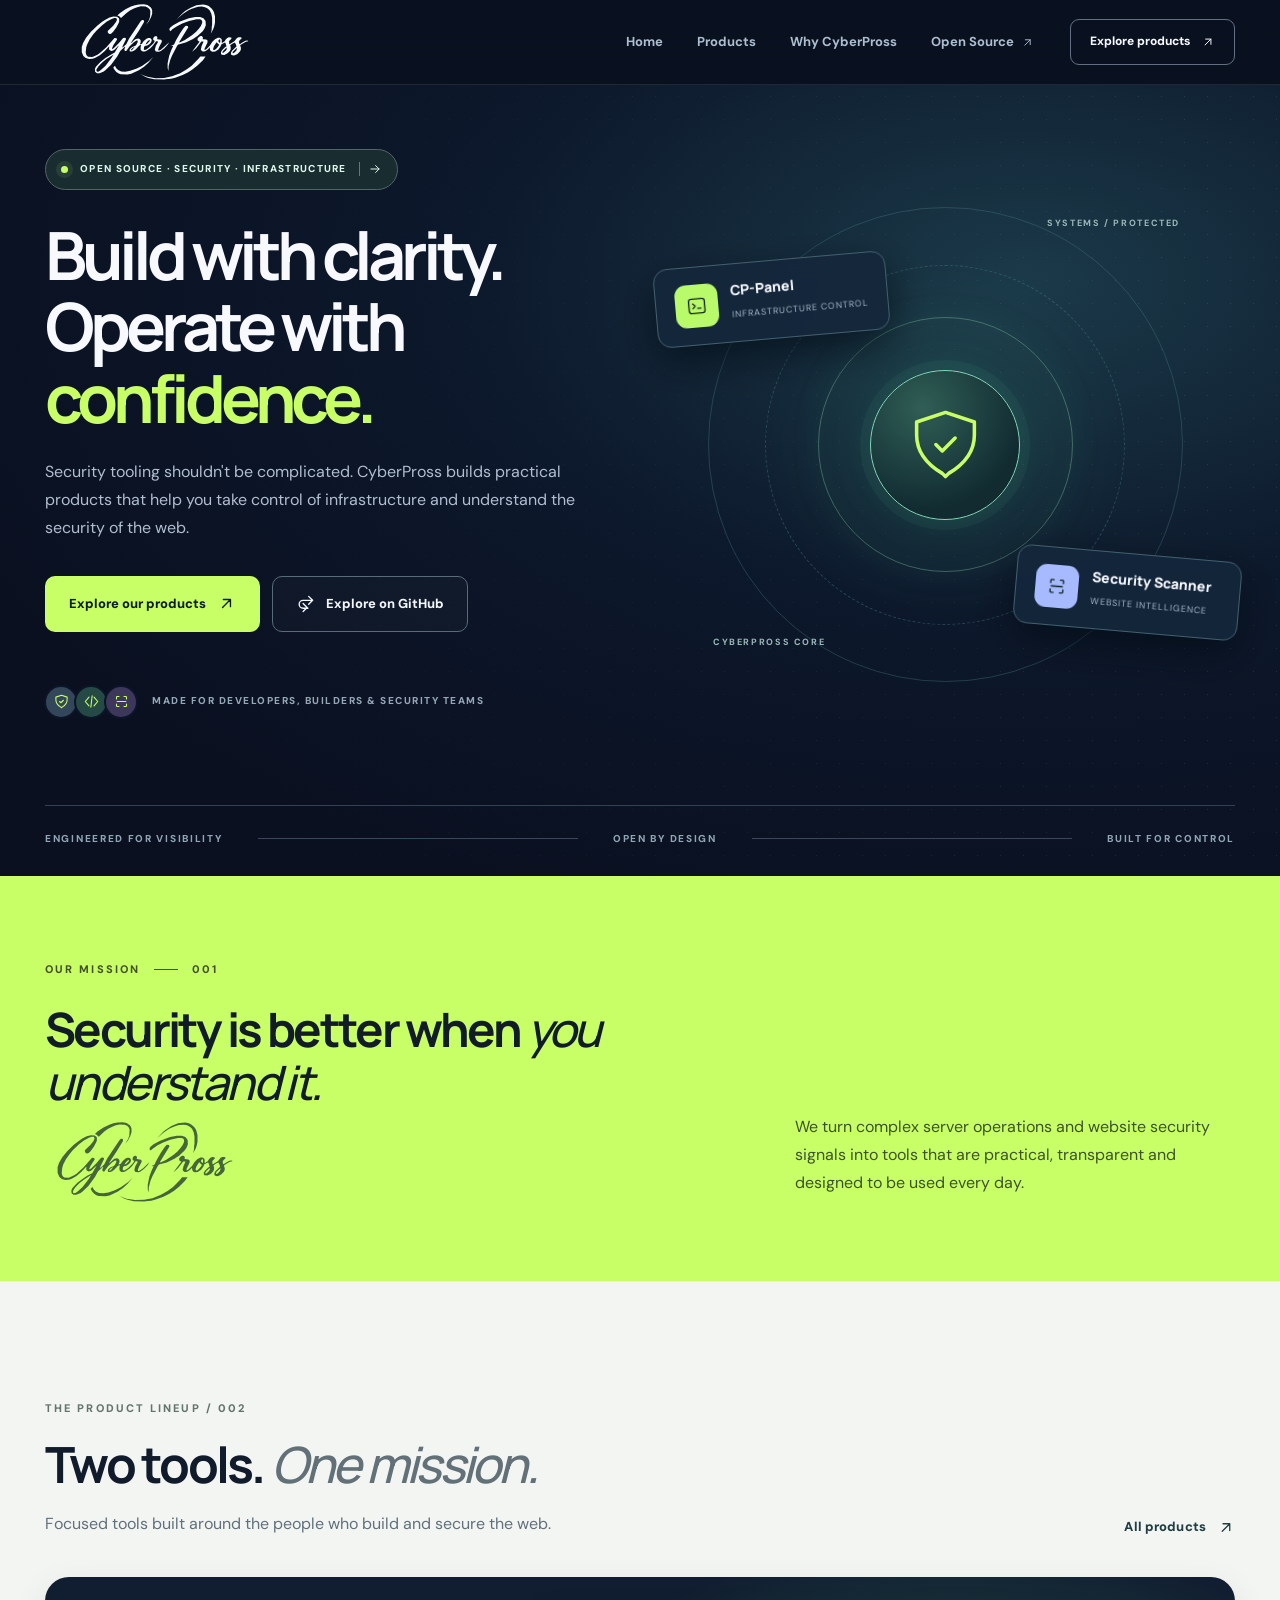
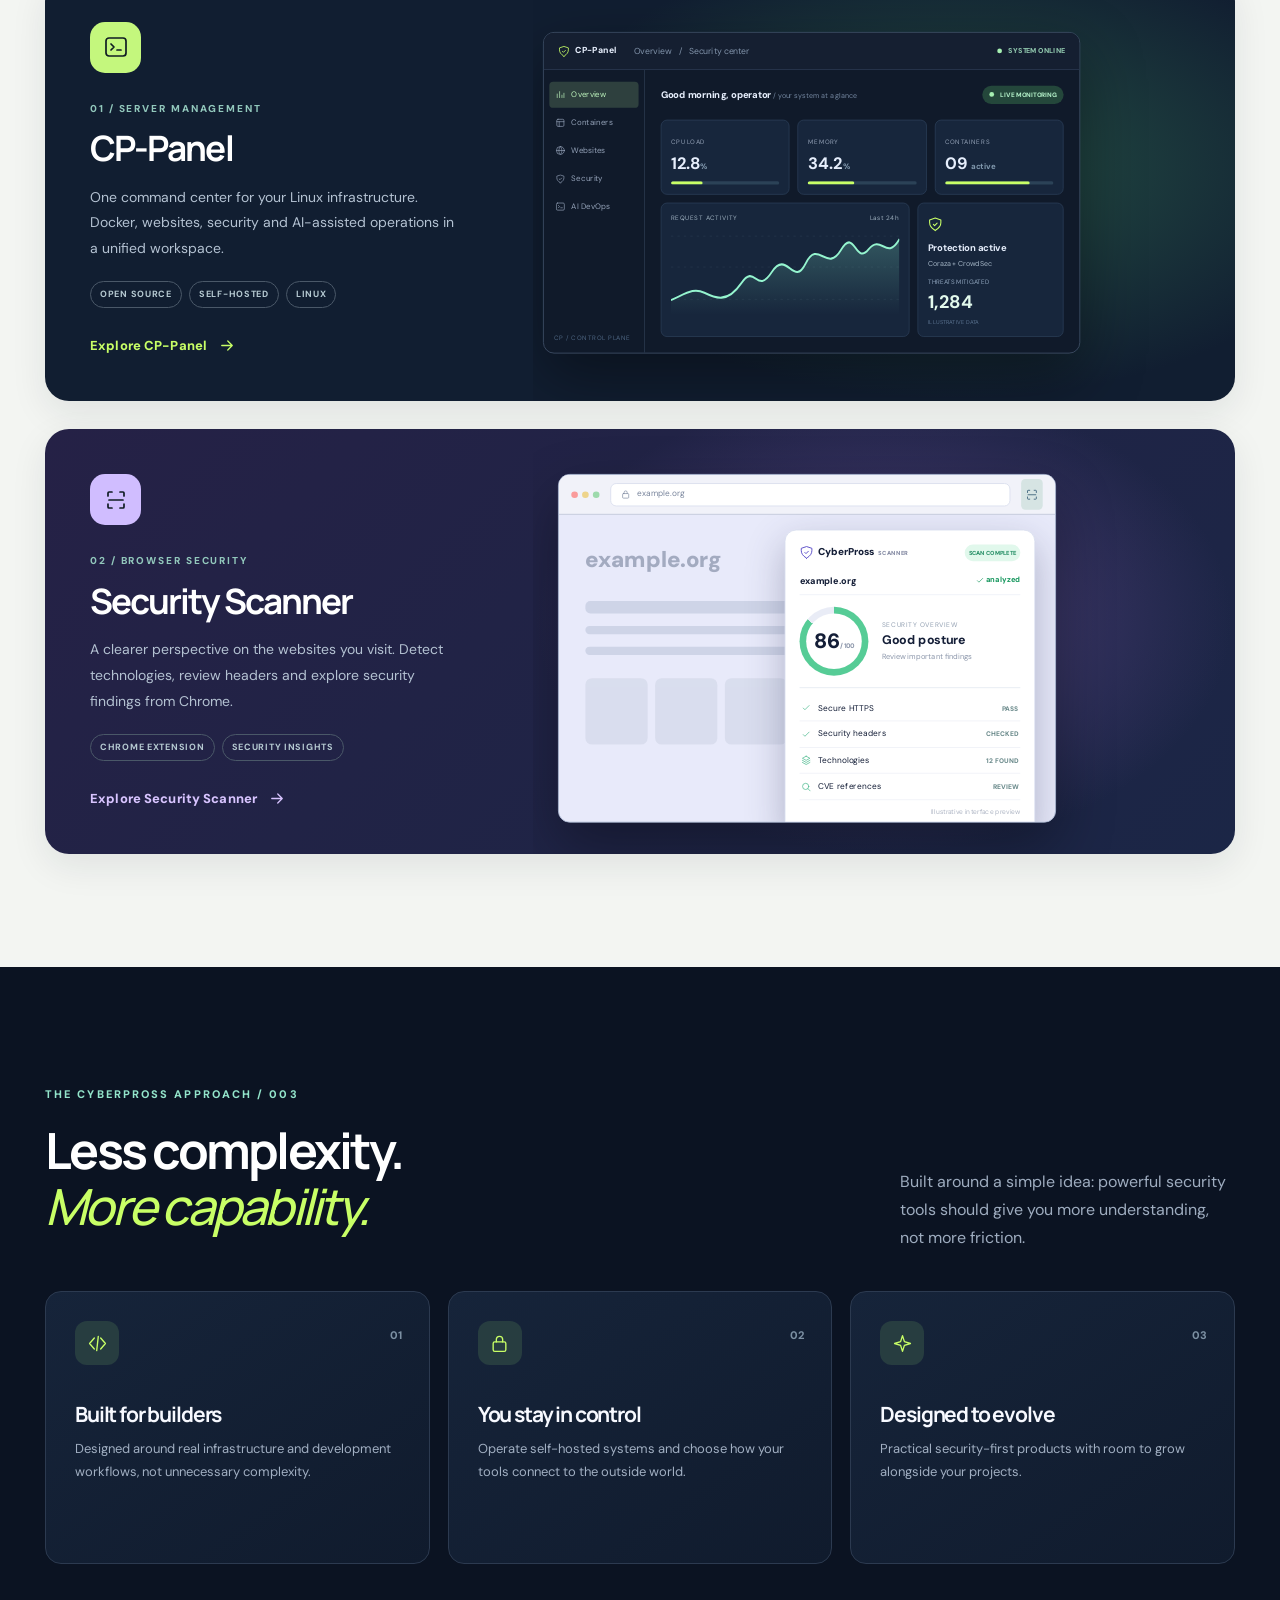
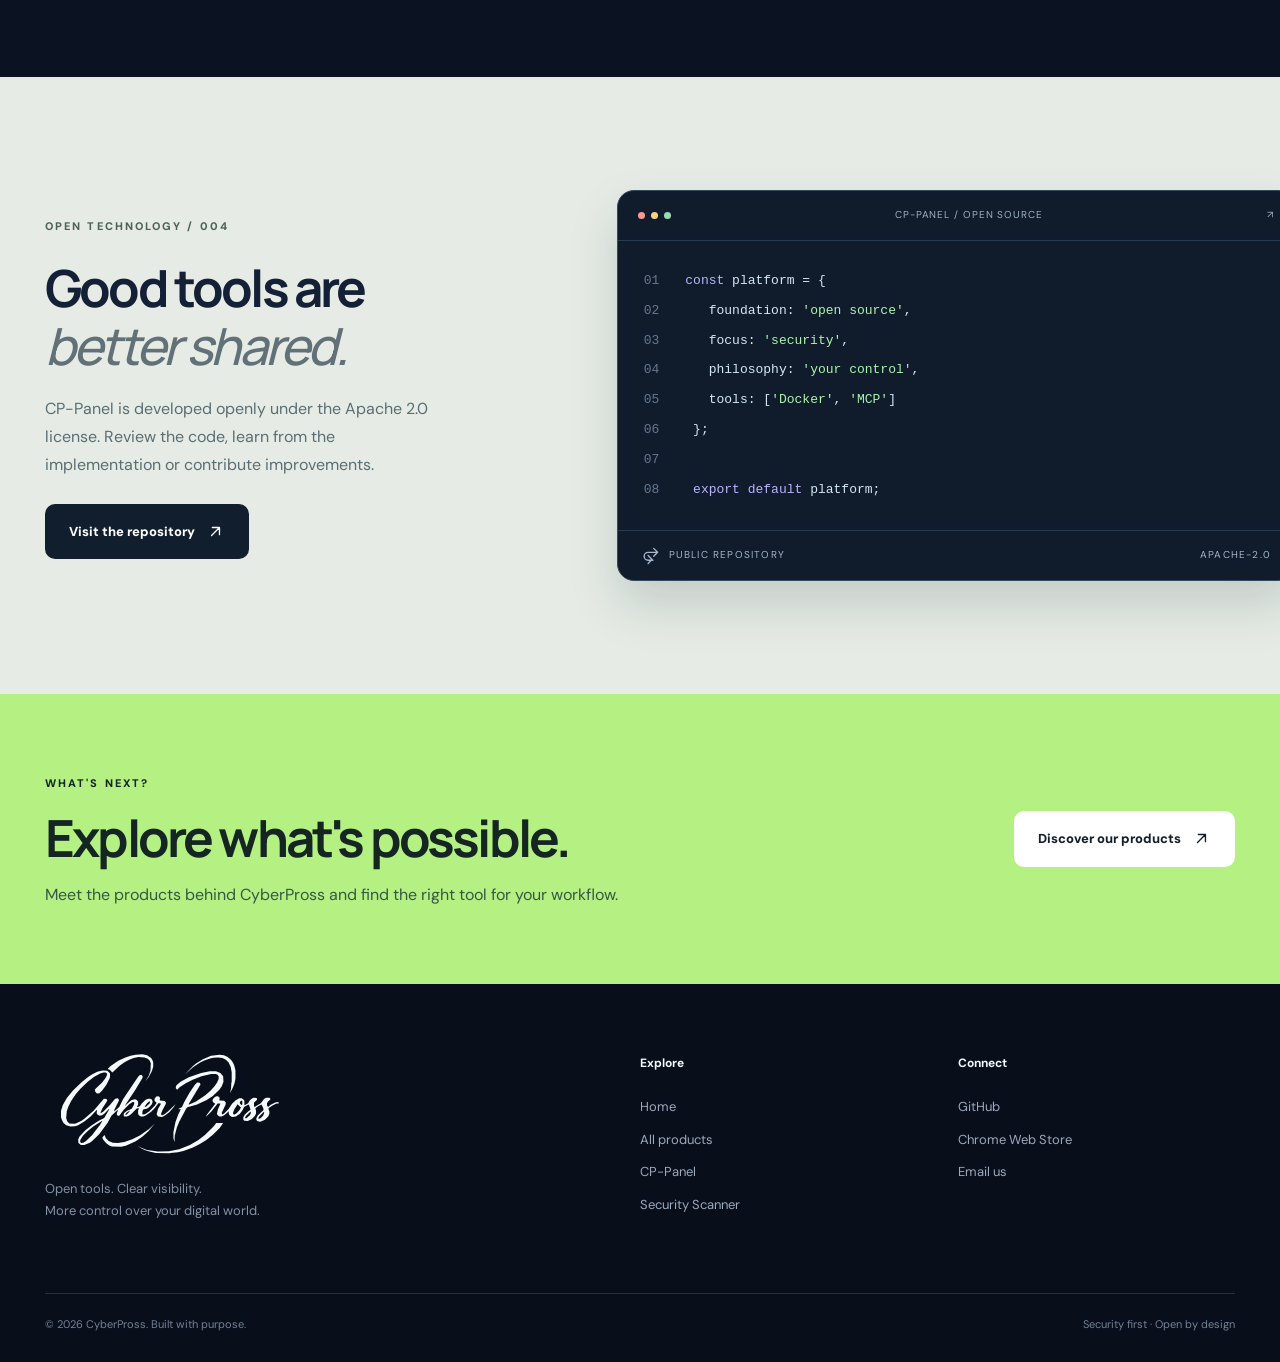
<file: index.html>
<!doctype html><html lang="en"><head><meta charset="utf-8"><meta name="viewport" content="width=device-width,initial-scale=1"><meta name="description" content="CyberPross develops open-source server management software and web security tools. Discover CP-Panel and Security Scanner."><meta name="theme-color" content="#0a1020"><meta property="og:type" content="website"><meta property="og:title" content="Home | CyberPross"><meta property="og:description" content="CyberPross develops open-source server management software and web security tools. Discover CP-Panel and Security Scanner."><meta property="og:url" content="https://cyberpross.cc/"><meta name="color-scheme" content="dark"><link rel="canonical" href="https://cyberpross.cc/"><link rel="icon" href="/assets/favicon.svg?v=20261117-3" type="image/svg+xml" sizes="any"><link rel="stylesheet" href="/assets/styles.css?v=20261117-2"><script defer src="/assets/main.js"></script><title>Home | CyberPross</title></head><body><header class="site-header"><div class="shell nav"><a href="/" class="brand" aria-label="CyberPross home"><img class="wordmark-logo" src="/assets/cyberpross-wordmark.svg?v=20261117-2" alt="Cyber Pross"></a><nav class="nav-links" id="main-nav" aria-label="Primary navigation"><a href="/" data-nav="/">Home</a><a href="/products/" data-nav="/products/">Products</a><a href="/#why">Why CyberPross</a><a href="https://github.com/nitishk1-hub/CP-Panel" target="_blank" rel="noopener noreferrer">Open Source <svg class="ico " viewBox="0 0 24 24" fill="none" stroke="currentColor" stroke-width="1.7" stroke-linecap="round" stroke-linejoin="round" aria-hidden="true"><path d="M7 17 17 7M8 7h9v9"/></svg></a></nav><a class="nav-button" href="/products/">Explore products <svg class="ico " viewBox="0 0 24 24" fill="none" stroke="currentColor" stroke-width="1.7" stroke-linecap="round" stroke-linejoin="round" aria-hidden="true"><path d="M7 17 17 7M8 7h9v9"/></svg></a><button class="menu-button" aria-controls="main-nav" aria-expanded="false" aria-label="Toggle menu"><svg class="ico " viewBox="0 0 24 24" fill="none" stroke="currentColor" stroke-width="1.7" stroke-linecap="round" stroke-linejoin="round" aria-hidden="true"><path d="M4 7h16M4 12h16M4 17h16"/></svg></button></div></header><main>
<div class="home-hero"><div class="hero-glow"></div><div class="shell hero-content"><div class="hero-copy"><div class="announcement"><span class="pulse"></span> OPEN SOURCE · SECURITY · INFRASTRUCTURE <span class="announcement-arrow"><svg class="ico " viewBox="0 0 24 24" fill="none" stroke="currentColor" stroke-width="1.7" stroke-linecap="round" stroke-linejoin="round" aria-hidden="true"><path d="M5 12h14m-6-6 6 6-6 6"/></svg></span></div><h1>Build with clarity.<br>Operate with <em>confidence.</em></h1><p>Security tooling shouldn't be complicated. CyberPross builds practical products that help you take control of infrastructure and understand the security of the web.</p><div class="hero-actions"><a class="button lime" href="/products/">Explore our products <svg class="ico " viewBox="0 0 24 24" fill="none" stroke="currentColor" stroke-width="1.7" stroke-linecap="round" stroke-linejoin="round" aria-hidden="true"><path d="M7 17 17 7M8 7h9v9"/></svg></a><a class="button outline" href="https://github.com/nitishk1-hub/CP-Panel" target="_blank" rel="noopener noreferrer"><svg class="ico " viewBox="0 0 24 24" fill="none" stroke="currentColor" stroke-width="1.7" stroke-linecap="round" stroke-linejoin="round" aria-hidden="true"><path d="m16 3 5 5-5 5M21 8H9a5 5 0 0 0 0 10h6m-6-6 5 5-5 5"/></svg> Explore on GitHub</a></div><div class="hero-proof"><div class="proof-avatars"><span><svg class="ico " viewBox="0 0 24 24" fill="none" stroke="currentColor" stroke-width="1.7" stroke-linecap="round" stroke-linejoin="round" aria-hidden="true"><path d="m12 22 1-1c5-3 8-7 8-12V5l-9-3-9 3v4c0 5 3 9 8 12l1 1Z"/><path d="m9 12 2 2 4-4"/></svg></span><span><svg class="ico " viewBox="0 0 24 24" fill="none" stroke="currentColor" stroke-width="1.7" stroke-linecap="round" stroke-linejoin="round" aria-hidden="true"><path d="m8 5-6 7 6 7M16 5l6 7-6 7m-3-16-2 18"/></svg></span><span><svg class="ico " viewBox="0 0 24 24" fill="none" stroke="currentColor" stroke-width="1.7" stroke-linecap="round" stroke-linejoin="round" aria-hidden="true"><path d="M4 8V5a1 1 0 0 1 1-1h3m8 0h3a1 1 0 0 1 1 1v3M4 16v3a1 1 0 0 0 1 1h3m8 0h3a1 1 0 0 0 1-1v-3M5 12h14"/></svg></span></div><span>MADE FOR DEVELOPERS, BUILDERS &amp; SECURITY TEAMS</span></div></div><div class="hero-image"><div class="hero-orbit orbit-one"></div><div class="hero-orbit orbit-two"></div><div class="hero-orbit orbit-three"></div><div class="hero-orbit core-orbit"><span><svg class="ico " viewBox="0 0 24 24" fill="none" stroke="currentColor" stroke-width="1.7" stroke-linecap="round" stroke-linejoin="round" aria-hidden="true"><path d="m12 22 1-1c5-3 8-7 8-12V5l-9-3-9 3v4c0 5 3 9 8 12l1 1Z"/><path d="m9 12 2 2 4-4"/></svg></span></div><div class="floating-card floating-left"><span><svg class="ico " viewBox="0 0 24 24" fill="none" stroke="currentColor" stroke-width="1.7" stroke-linecap="round" stroke-linejoin="round" aria-hidden="true"><rect x="2" y="3" width="20" height="18" rx="3"/><path d="m7 9 3 3-3 3m6 0h4"/></svg></span><div><b>CP-Panel</b><small>INFRASTRUCTURE CONTROL</small></div></div><div class="floating-card floating-right"><span><svg class="ico " viewBox="0 0 24 24" fill="none" stroke="currentColor" stroke-width="1.7" stroke-linecap="round" stroke-linejoin="round" aria-hidden="true"><path d="M4 8V5a1 1 0 0 1 1-1h3m8 0h3a1 1 0 0 1 1 1v3M4 16v3a1 1 0 0 0 1 1h3m8 0h3a1 1 0 0 0 1-1v-3M5 12h14"/></svg></span><div><b>Security Scanner</b><small>WEBSITE INTELLIGENCE</small></div></div><div class="orbit-label orbit-label-a">SYSTEMS / PROTECTED</div><div class="orbit-label orbit-label-b">CYBERPROSS CORE</div></div></div><div class="shell hero-bottom"><span>ENGINEERED FOR VISIBILITY</span><div class="line"></div><span>OPEN BY DESIGN</span><div class="line"></div><span>BUILT FOR CONTROL</span></div></div>
<section class="intro-band"><div class="shell intro-grid"><div class="intro-heading"><span class="eyebrow">OUR MISSION <span class="eyebrow-line"></span> 001</span><h2>Security is better when <span>you understand it.</span></h2></div><p>We turn complex server operations and website security signals into tools that are practical, transparent and designed to be used every day.</p></div></section>
<section class="section portfolio-section" id="products"><div class="shell"><div class="section-heading"><div><span class="eyebrow">THE PRODUCT LINEUP / 002</span><h2>Two tools. <span class="serif">One mission.</span></h2><p>Focused tools built around the people who build and secure the web.</p></div><a class="text-link dark-link" href="/products/">All products <svg class="ico " viewBox="0 0 24 24" fill="none" stroke="currentColor" stroke-width="1.7" stroke-linecap="round" stroke-linejoin="round" aria-hidden="true"><path d="M7 17 17 7M8 7h9v9"/></svg></a></div><div class="product-stack"><article class="product-tile cp-tile"><div class="tile-copy"><div class="tile-icon"><svg class="ico " viewBox="0 0 24 24" fill="none" stroke="currentColor" stroke-width="1.7" stroke-linecap="round" stroke-linejoin="round" aria-hidden="true"><rect x="2" y="3" width="20" height="18" rx="3"/><path d="m7 9 3 3-3 3m6 0h4"/></svg></div><span class="eyebrow">01 / SERVER MANAGEMENT</span><h3>CP-Panel</h3><p>One command center for your Linux infrastructure. Docker, websites, security and AI-assisted operations in a unified workspace.</p><div class="tile-tags"><span>OPEN SOURCE</span><span>SELF-HOSTED</span><span>LINUX</span></div><a class="text-link" href="/products/cp-panel/">Explore CP-Panel <svg class="ico " viewBox="0 0 24 24" fill="none" stroke="currentColor" stroke-width="1.7" stroke-linecap="round" stroke-linejoin="round" aria-hidden="true"><path d="M5 12h14m-6-6 6 6-6 6"/></svg></a></div><div class="tile-preview"><div class="mock-dashboard"><div class="dash-top"><span class="dash-mark"><svg class="ico " viewBox="0 0 24 24" fill="none" stroke="currentColor" stroke-width="1.7" stroke-linecap="round" stroke-linejoin="round" aria-hidden="true"><path d="m12 22 1-1c5-3 8-7 8-12V5l-9-3-9 3v4c0 5 3 9 8 12l1 1Z"/><path d="m9 12 2 2 4-4"/></svg> CP-Panel</span><span class="dash-crumb">Overview <em>/</em> Security center</span><span class="dash-online"><i></i> SYSTEM ONLINE</span></div><div class="dash-content"><aside class="dash-rail"><span class="active"><svg class="ico " viewBox="0 0 24 24" fill="none" stroke="currentColor" stroke-width="1.7" stroke-linecap="round" stroke-linejoin="round" aria-hidden="true"><path d="M4 20v-9m6 9V5m6 15v-6m5 6V9"/></svg> Overview</span><span><svg class="ico " viewBox="0 0 24 24" fill="none" stroke="currentColor" stroke-width="1.7" stroke-linecap="round" stroke-linejoin="round" aria-hidden="true"><rect x="3" y="3" width="18" height="18" rx="3"/><path d="M3 9h18M9 9v12"/></svg> Containers</span><span><svg class="ico " viewBox="0 0 24 24" fill="none" stroke="currentColor" stroke-width="1.7" stroke-linecap="round" stroke-linejoin="round" aria-hidden="true"><circle cx="12" cy="12" r="10"/><path d="M2 12h20M12 2c5 5 5 15 0 20-5-5-5-15 0-20"/></svg> Websites</span><span><svg class="ico " viewBox="0 0 24 24" fill="none" stroke="currentColor" stroke-width="1.7" stroke-linecap="round" stroke-linejoin="round" aria-hidden="true"><path d="m12 22 1-1c5-3 8-7 8-12V5l-9-3-9 3v4c0 5 3 9 8 12l1 1Z"/><path d="m9 12 2 2 4-4"/></svg> Security</span><span><svg class="ico " viewBox="0 0 24 24" fill="none" stroke="currentColor" stroke-width="1.7" stroke-linecap="round" stroke-linejoin="round" aria-hidden="true"><rect x="2" y="3" width="20" height="18" rx="3"/><path d="m7 9 3 3-3 3m6 0h4"/></svg> AI DevOps</span><div class="rail-end">CP / CONTROL PLANE</div></aside><div class="dash-main"><div class="dash-heading"><span>Good morning, operator<span class="dash-soft"> / your system at a glance</span></span><span class="tiny-pill"><i></i> LIVE MONITORING</span></div><div class="dash-stats"><div><small>CPU LOAD</small><b>12.8<span>%</span></b><div class="tiny-meter"><i style="width:29%"></i></div></div><div><small>MEMORY</small><b>34.2<span>%</span></b><div class="tiny-meter"><i style="width:43%"></i></div></div><div><small>CONTAINERS</small><b>09 <span>active</span></b><div class="tiny-meter"><i style="width:78%"></i></div></div></div><div class="dash-bottom"><div class="dash-chart"><div class="chart-head"><span>REQUEST ACTIVITY</span><span>Last 24h</span></div><svg viewBox="0 0 390 115" preserveAspectRatio="none" aria-label="Illustrative request activity chart"><defs><linearGradient id="cFill" x1="0" y1="0" x2="0" y2="1"><stop offset="0%" stop-color="#87f0cf" stop-opacity=".24"/><stop offset="100%" stop-color="#87f0cf" stop-opacity="0"/></linearGradient></defs><path d="M0 94H390M0 50H390M0 8H390" stroke="#26374d" stroke-dasharray="4 7"/><path d="M0 95C28 85 39 78 57 85S96 100 120 72 146 89 172 57 209 79 230 45 266 59 290 27 314 48 337 26 367 43 390 12V115H0Z" fill="url(#cFill)"/><path d="M0 95C28 85 39 78 57 85S96 100 120 72 146 89 172 57 209 79 230 45 266 59 290 27 314 48 337 26 367 43 390 12" fill="none" stroke="#95f5cf" stroke-width="2.8"/></svg></div><div class="dash-protect"><div class="protect-icon"><svg class="ico " viewBox="0 0 24 24" fill="none" stroke="currentColor" stroke-width="1.7" stroke-linecap="round" stroke-linejoin="round" aria-hidden="true"><path d="m12 22 1-1c5-3 8-7 8-12V5l-9-3-9 3v4c0 5 3 9 8 12l1 1Z"/><path d="m9 12 2 2 4-4"/></svg></div><b>Protection active</b><p>Coraza + CrowdSec</p><span>THREATS MITIGATED</span><strong>1,284</strong><small>ILLUSTRATIVE DATA</small></div></div></div></div></div></div></article><article class="product-tile scanner-tile"><div class="tile-copy"><div class="tile-icon purple"><svg class="ico " viewBox="0 0 24 24" fill="none" stroke="currentColor" stroke-width="1.7" stroke-linecap="round" stroke-linejoin="round" aria-hidden="true"><path d="M4 8V5a1 1 0 0 1 1-1h3m8 0h3a1 1 0 0 1 1 1v3M4 16v3a1 1 0 0 0 1 1h3m8 0h3a1 1 0 0 0 1-1v-3M5 12h14"/></svg></div><span class="eyebrow">02 / BROWSER SECURITY</span><h3>Security Scanner</h3><p>A clearer perspective on the websites you visit. Detect technologies, review headers and explore security findings from Chrome.</p><div class="tile-tags"><span>CHROME EXTENSION</span><span>SECURITY INSIGHTS</span></div><a class="text-link" href="/products/security-scanner/">Explore Security Scanner <svg class="ico " viewBox="0 0 24 24" fill="none" stroke="currentColor" stroke-width="1.7" stroke-linecap="round" stroke-linejoin="round" aria-hidden="true"><path d="M5 12h14m-6-6 6 6-6 6"/></svg></a></div><div class="tile-preview"><div class="mock-browser"><div class="browser-chrome"><div class="browser-dots"><i></i><i></i><i></i></div><div class="browser-address"><svg class="ico " viewBox="0 0 24 24" fill="none" stroke="currentColor" stroke-width="1.7" stroke-linecap="round" stroke-linejoin="round" aria-hidden="true"><rect x="4" y="10" width="16" height="12" rx="2"/><path d="M8 10V7a4 4 0 0 1 8 0v3"/></svg> example.org</div><div class="browser-tool"><svg class="ico " viewBox="0 0 24 24" fill="none" stroke="currentColor" stroke-width="1.7" stroke-linecap="round" stroke-linejoin="round" aria-hidden="true"><path d="M4 8V5a1 1 0 0 1 1-1h3m8 0h3a1 1 0 0 1 1 1v3M4 16v3a1 1 0 0 0 1 1h3m8 0h3a1 1 0 0 0 1-1v-3M5 12h14"/></svg></div></div><div class="scan-layout"><div class="scan-background"><span>example.org</span><div class="phantom large"></div><div class="phantom medium"></div><div class="phantom"></div><div class="phantom-cards"><i></i><i></i><i></i></div></div><div class="scan-popover"><div class="scan-head"><div class="scan-brand"><svg class="ico " viewBox="0 0 24 24" fill="none" stroke="currentColor" stroke-width="1.7" stroke-linecap="round" stroke-linejoin="round" aria-hidden="true"><path d="m12 22 1-1c5-3 8-7 8-12V5l-9-3-9 3v4c0 5 3 9 8 12l1 1Z"/><path d="m9 12 2 2 4-4"/></svg> CyberPross <span>SCANNER</span></div><span class="scan-status">SCAN COMPLETE</span></div><div class="scan-target">example.org <span><svg class="ico " viewBox="0 0 24 24" fill="none" stroke="currentColor" stroke-width="1.7" stroke-linecap="round" stroke-linejoin="round" aria-hidden="true"><path d="m5 12 4 4L19 6"/></svg> analyzed</span></div><div class="scan-score"><div class="score-ring"><span>86<small>/100</small></span></div><div><small>SECURITY OVERVIEW</small><strong>Good posture</strong><p>Review important findings</p></div></div><div class="scan-lines"><div><svg class="ico " viewBox="0 0 24 24" fill="none" stroke="currentColor" stroke-width="1.7" stroke-linecap="round" stroke-linejoin="round" aria-hidden="true"><path d="m5 12 4 4L19 6"/></svg> Secure HTTPS <span>PASS</span></div><div><svg class="ico " viewBox="0 0 24 24" fill="none" stroke="currentColor" stroke-width="1.7" stroke-linecap="round" stroke-linejoin="round" aria-hidden="true"><path d="m5 12 4 4L19 6"/></svg> Security headers <span>CHECKED</span></div><div><svg class="ico " viewBox="0 0 24 24" fill="none" stroke="currentColor" stroke-width="1.7" stroke-linecap="round" stroke-linejoin="round" aria-hidden="true"><path d="m12 2 9 5-9 5-9-5 9-5Zm-9 10 9 5 9-5M3 17l9 5 9-5"/></svg> Technologies <span>12 FOUND</span></div><div><svg class="ico " viewBox="0 0 24 24" fill="none" stroke="currentColor" stroke-width="1.7" stroke-linecap="round" stroke-linejoin="round" aria-hidden="true"><circle cx="10.8" cy="10.8" r="7.5"/><path d="m16.5 16.5 5 5"/></svg> CVE references <span>REVIEW</span></div></div><div class="scan-foot">Illustrative interface preview</div></div></div></div></div></article></div></div></section>
<section class="section difference-section" id="why"><div class="shell"><div class="section-heading inverse"><div><span class="eyebrow">THE CYBERPROSS APPROACH / 003</span><h2>Less complexity.<br><span class="serif">More capability.</span></h2></div><p>Built around a simple idea: powerful security tools should give you more understanding, not more friction.</p></div><div class="benefits"><article class="benefit"><div class="benefit-icon"><svg class="ico " viewBox="0 0 24 24" fill="none" stroke="currentColor" stroke-width="1.7" stroke-linecap="round" stroke-linejoin="round" aria-hidden="true"><path d="m8 5-6 7 6 7M16 5l6 7-6 7m-3-16-2 18"/></svg></div><span class="benefit-number">01</span><h3>Built for builders</h3><p>Designed around real infrastructure and development workflows, not unnecessary complexity.</p></article><article class="benefit"><div class="benefit-icon"><svg class="ico " viewBox="0 0 24 24" fill="none" stroke="currentColor" stroke-width="1.7" stroke-linecap="round" stroke-linejoin="round" aria-hidden="true"><rect x="4" y="10" width="16" height="12" rx="2"/><path d="M8 10V7a4 4 0 0 1 8 0v3"/></svg></div><span class="benefit-number">02</span><h3>You stay in control</h3><p>Operate self-hosted systems and choose how your tools connect to the outside world.</p></article><article class="benefit"><div class="benefit-icon"><svg class="ico " viewBox="0 0 24 24" fill="none" stroke="currentColor" stroke-width="1.7" stroke-linecap="round" stroke-linejoin="round" aria-hidden="true"><path d="m12 2 2.4 7.6L22 12l-7.6 2.4L12 22l-2.4-7.6L2 12l7.6-2.4L12 2Z"/></svg></div><span class="benefit-number">03</span><h3>Designed to evolve</h3><p>Practical security-first products with room to grow alongside your projects.</p></article></div></div></section>
<section class="section open-section"><div class="shell open-grid"><div><span class="eyebrow">OPEN TECHNOLOGY / 004</span><h2>Good tools are<br><span class="serif">better shared.</span></h2><p>CP-Panel is developed openly under the Apache 2.0 license. Review the code, learn from the implementation or contribute improvements.</p><a class="button dark" href="https://github.com/nitishk1-hub/CP-Panel" target="_blank" rel="noopener noreferrer">Visit the repository <svg class="ico " viewBox="0 0 24 24" fill="none" stroke="currentColor" stroke-width="1.7" stroke-linecap="round" stroke-linejoin="round" aria-hidden="true"><path d="M7 17 17 7M8 7h9v9"/></svg></a></div><div class="code-illustration"><div class="code-title"><span><i></i><i></i><i></i></span> CP-PANEL / OPEN SOURCE <span>↗</span></div><div class="code-body"><div><i>01</i><span class="code-purple">const</span> platform = {</div><div><i>02</i> &nbsp; foundation: <span class="code-green">'open source'</span>,</div><div><i>03</i> &nbsp; focus: <span class="code-green">'security'</span>,</div><div><i>04</i> &nbsp; philosophy: <span class="code-green">'your control'</span>,</div><div><i>05</i> &nbsp; tools: [<span class="code-green">'Docker'</span>, <span class="code-green">'MCP'</span>]</div><div><i>06</i> };</div><div><i>07</i></div><div><i>08</i> <span class="code-purple">export default</span> platform;</div></div><div class="code-bottom"><svg class="ico " viewBox="0 0 24 24" fill="none" stroke="currentColor" stroke-width="1.7" stroke-linecap="round" stroke-linejoin="round" aria-hidden="true"><path d="m16 3 5 5-5 5M21 8H9a5 5 0 0 0 0 10h6m-6-6 5 5-5 5"/></svg> PUBLIC REPOSITORY <span>APACHE-2.0</span></div></div></div></section>
<section class="end-cta"><div class="shell cta-inner"><div><span class="eyebrow">WHAT'S NEXT?</span><h2>Explore what's possible.</h2><p>Meet the products behind CyberPross and find the right tool for your workflow.</p></div><a class="button light" href="/products/">Discover our products <svg class="ico " viewBox="0 0 24 24" fill="none" stroke="currentColor" stroke-width="1.7" stroke-linecap="round" stroke-linejoin="round" aria-hidden="true"><path d="M7 17 17 7M8 7h9v9"/></svg></a></div></section>
</main><footer class="footer"><div class="shell footer-main"><div class="footer-brand"><a href="/" class="brand" aria-label="CyberPross home"><img class="wordmark-logo" src="/assets/cyberpross-wordmark.svg?v=20261117-2" alt="Cyber Pross"></a><p>Open tools. Clear visibility.<br>More control over your digital world.</p></div><div class="footer-col"><b>Explore</b><a href="/">Home</a><a href="/products/">All products</a><a href="/products/cp-panel/">CP-Panel</a><a href="/products/security-scanner/">Security Scanner</a></div><div class="footer-col"><b>Connect</b><a href="https://github.com/nitishk1-hub/CP-Panel" target="_blank" rel="noopener noreferrer">GitHub</a><a href="https://chromewebstore.google.com/detail/cyberpross-security-scann/edbncdajlofhbpejdnpjjgjlmbiemeie" target="_blank" rel="noopener noreferrer">Chrome Web Store</a><a href="mailto:admin@cyberpross.com">Email us</a></div></div><div class="shell footer-base"><span>© 2026 CyberPross. Built with purpose.</span><span>Security first · Open by design</span></div></footer></body></html>
</file>
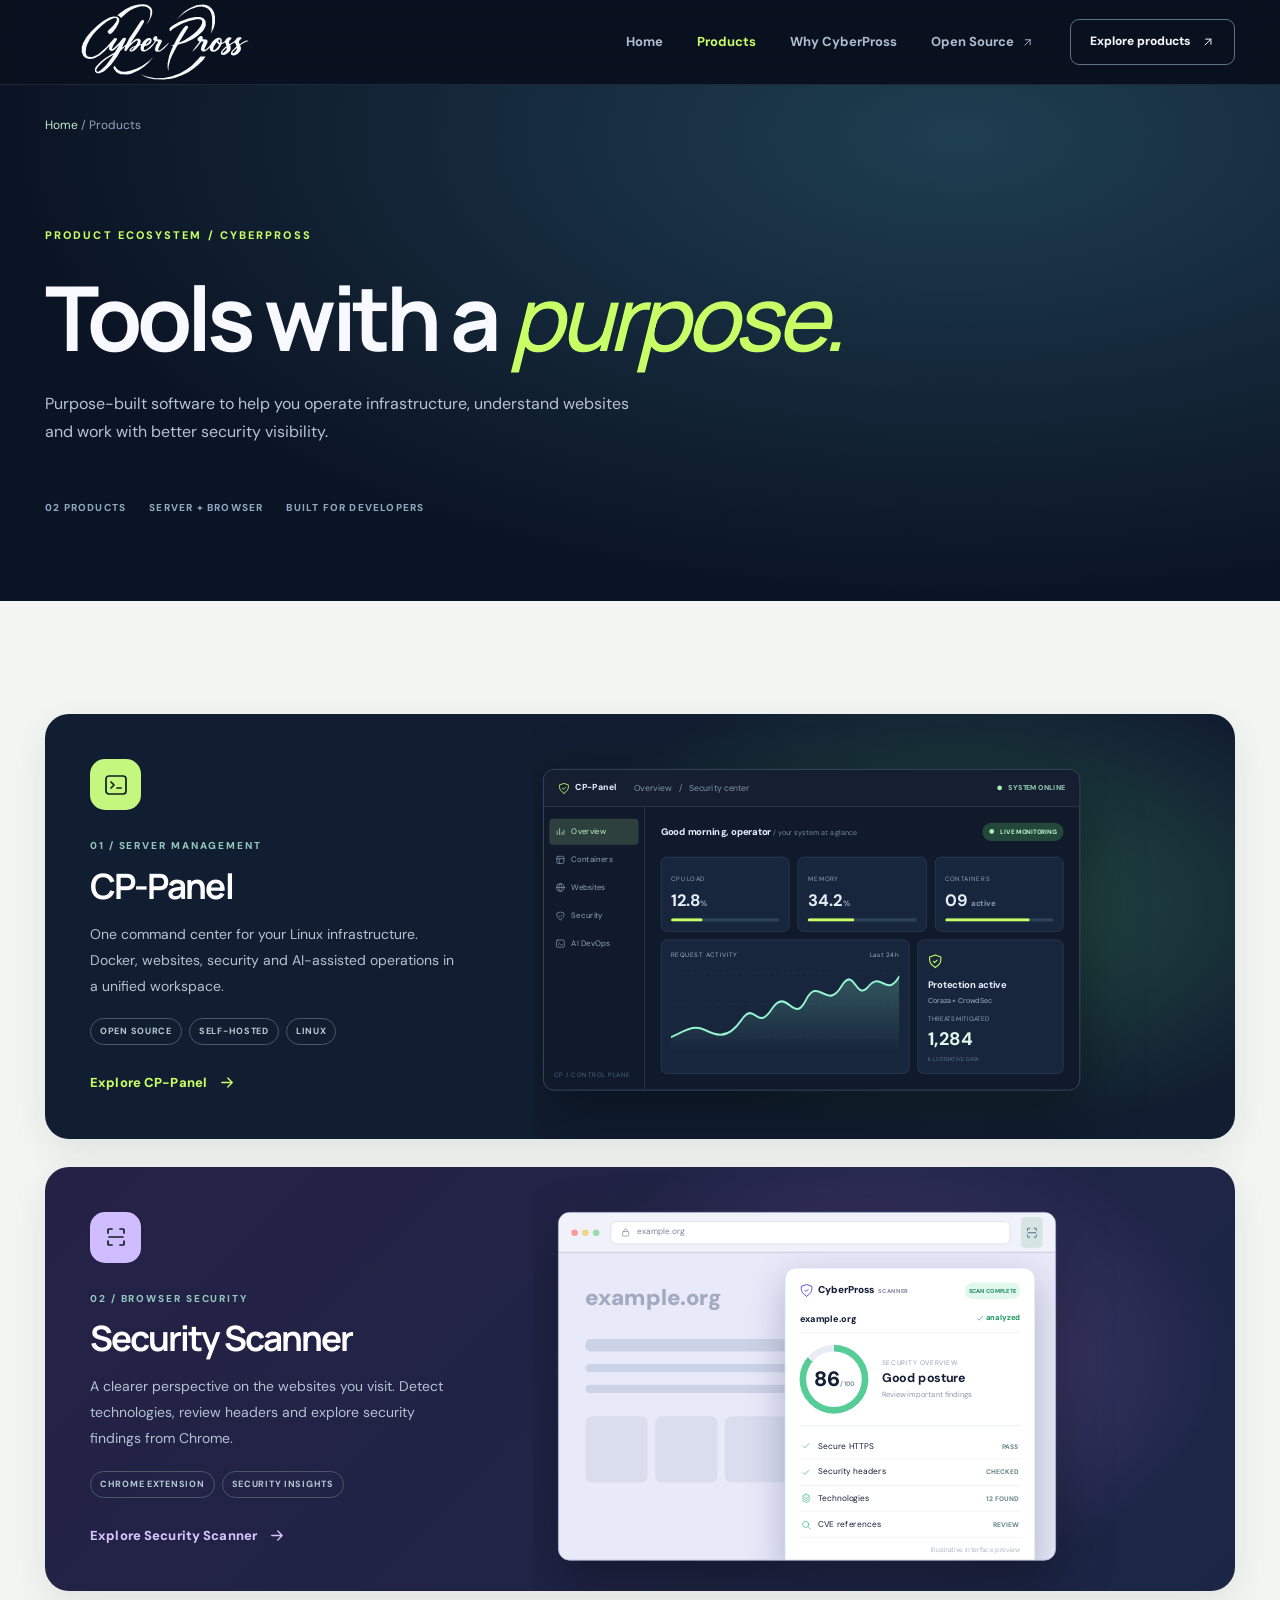
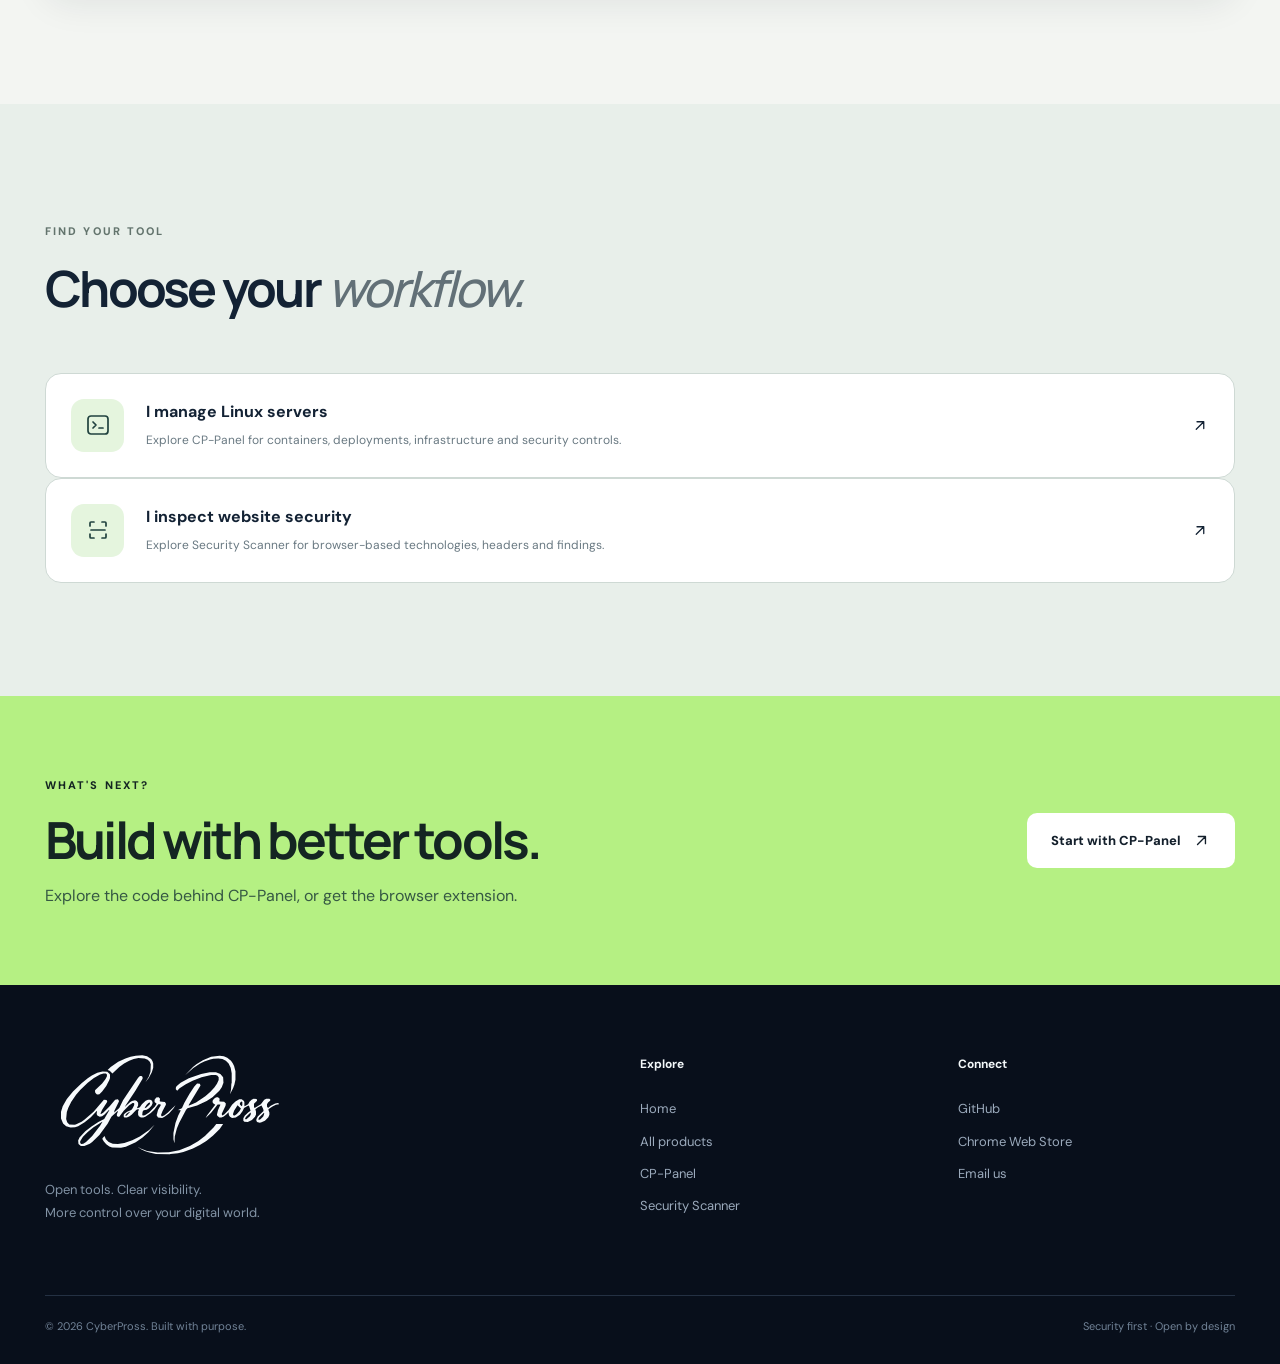
<file: products/index.html>
<!doctype html><html lang="en"><head><meta charset="utf-8"><meta name="viewport" content="width=device-width,initial-scale=1"><meta name="description" content="Explore CP-Panel, our open-source Linux server control plane, and CyberPross Security Scanner for Chrome."><meta name="theme-color" content="#0a1020"><meta property="og:type" content="website"><meta property="og:title" content="Products | CyberPross"><meta property="og:description" content="Explore CP-Panel, our open-source Linux server control plane, and CyberPross Security Scanner for Chrome."><meta property="og:url" content="https://cyberpross.cc/products/"><meta name="color-scheme" content="dark"><link rel="canonical" href="https://cyberpross.cc/products/"><link rel="icon" href="/assets/favicon.svg?v=20261117-3" type="image/svg+xml" sizes="any"><link rel="stylesheet" href="/assets/styles.css?v=20261117-2"><script defer src="/assets/main.js"></script><title>Products | CyberPross</title></head><body><header class="site-header"><div class="shell nav"><a href="/" class="brand" aria-label="CyberPross home"><img class="wordmark-logo" src="/assets/cyberpross-wordmark.svg?v=20261117-2" alt="Cyber Pross"></a><nav class="nav-links" id="main-nav" aria-label="Primary navigation"><a href="/" data-nav="/">Home</a><a href="/products/" data-nav="/products/">Products</a><a href="/#why">Why CyberPross</a><a href="https://github.com/nitishk1-hub/CP-Panel" target="_blank" rel="noopener noreferrer">Open Source <svg class="ico " viewBox="0 0 24 24" fill="none" stroke="currentColor" stroke-width="1.7" stroke-linecap="round" stroke-linejoin="round" aria-hidden="true"><path d="M7 17 17 7M8 7h9v9"/></svg></a></nav><a class="nav-button" href="/products/">Explore products <svg class="ico " viewBox="0 0 24 24" fill="none" stroke="currentColor" stroke-width="1.7" stroke-linecap="round" stroke-linejoin="round" aria-hidden="true"><path d="M7 17 17 7M8 7h9v9"/></svg></a><button class="menu-button" aria-controls="main-nav" aria-expanded="false" aria-label="Toggle menu"><svg class="ico " viewBox="0 0 24 24" fill="none" stroke="currentColor" stroke-width="1.7" stroke-linecap="round" stroke-linejoin="round" aria-hidden="true"><path d="M4 7h16M4 12h16M4 17h16"/></svg></button></div></header><main>
<section class="page-hero"><div class="shell"><div class="crumb"><a href="/">Home</a> / Products</div><span class="eyebrow">PRODUCT ECOSYSTEM / CYBERPROSS</span><h1>Tools with a <span class="serif">purpose.</span></h1><p>Purpose-built software to help you operate infrastructure, understand websites and work with better security visibility.</p><div class="page-hero-meta"><span>02 PRODUCTS</span><span>SERVER + BROWSER</span><span>BUILT FOR DEVELOPERS</span></div></div></section>
<section class="section portfolio-section"><div class="shell"><div class="product-stack"><article class="product-tile cp-tile"><div class="tile-copy"><div class="tile-icon"><svg class="ico " viewBox="0 0 24 24" fill="none" stroke="currentColor" stroke-width="1.7" stroke-linecap="round" stroke-linejoin="round" aria-hidden="true"><rect x="2" y="3" width="20" height="18" rx="3"/><path d="m7 9 3 3-3 3m6 0h4"/></svg></div><span class="eyebrow">01 / SERVER MANAGEMENT</span><h3>CP-Panel</h3><p>One command center for your Linux infrastructure. Docker, websites, security and AI-assisted operations in a unified workspace.</p><div class="tile-tags"><span>OPEN SOURCE</span><span>SELF-HOSTED</span><span>LINUX</span></div><a class="text-link" href="/products/cp-panel/">Explore CP-Panel <svg class="ico " viewBox="0 0 24 24" fill="none" stroke="currentColor" stroke-width="1.7" stroke-linecap="round" stroke-linejoin="round" aria-hidden="true"><path d="M5 12h14m-6-6 6 6-6 6"/></svg></a></div><div class="tile-preview"><div class="mock-dashboard"><div class="dash-top"><span class="dash-mark"><svg class="ico " viewBox="0 0 24 24" fill="none" stroke="currentColor" stroke-width="1.7" stroke-linecap="round" stroke-linejoin="round" aria-hidden="true"><path d="m12 22 1-1c5-3 8-7 8-12V5l-9-3-9 3v4c0 5 3 9 8 12l1 1Z"/><path d="m9 12 2 2 4-4"/></svg> CP-Panel</span><span class="dash-crumb">Overview <em>/</em> Security center</span><span class="dash-online"><i></i> SYSTEM ONLINE</span></div><div class="dash-content"><aside class="dash-rail"><span class="active"><svg class="ico " viewBox="0 0 24 24" fill="none" stroke="currentColor" stroke-width="1.7" stroke-linecap="round" stroke-linejoin="round" aria-hidden="true"><path d="M4 20v-9m6 9V5m6 15v-6m5 6V9"/></svg> Overview</span><span><svg class="ico " viewBox="0 0 24 24" fill="none" stroke="currentColor" stroke-width="1.7" stroke-linecap="round" stroke-linejoin="round" aria-hidden="true"><rect x="3" y="3" width="18" height="18" rx="3"/><path d="M3 9h18M9 9v12"/></svg> Containers</span><span><svg class="ico " viewBox="0 0 24 24" fill="none" stroke="currentColor" stroke-width="1.7" stroke-linecap="round" stroke-linejoin="round" aria-hidden="true"><circle cx="12" cy="12" r="10"/><path d="M2 12h20M12 2c5 5 5 15 0 20-5-5-5-15 0-20"/></svg> Websites</span><span><svg class="ico " viewBox="0 0 24 24" fill="none" stroke="currentColor" stroke-width="1.7" stroke-linecap="round" stroke-linejoin="round" aria-hidden="true"><path d="m12 22 1-1c5-3 8-7 8-12V5l-9-3-9 3v4c0 5 3 9 8 12l1 1Z"/><path d="m9 12 2 2 4-4"/></svg> Security</span><span><svg class="ico " viewBox="0 0 24 24" fill="none" stroke="currentColor" stroke-width="1.7" stroke-linecap="round" stroke-linejoin="round" aria-hidden="true"><rect x="2" y="3" width="20" height="18" rx="3"/><path d="m7 9 3 3-3 3m6 0h4"/></svg> AI DevOps</span><div class="rail-end">CP / CONTROL PLANE</div></aside><div class="dash-main"><div class="dash-heading"><span>Good morning, operator<span class="dash-soft"> / your system at a glance</span></span><span class="tiny-pill"><i></i> LIVE MONITORING</span></div><div class="dash-stats"><div><small>CPU LOAD</small><b>12.8<span>%</span></b><div class="tiny-meter"><i style="width:29%"></i></div></div><div><small>MEMORY</small><b>34.2<span>%</span></b><div class="tiny-meter"><i style="width:43%"></i></div></div><div><small>CONTAINERS</small><b>09 <span>active</span></b><div class="tiny-meter"><i style="width:78%"></i></div></div></div><div class="dash-bottom"><div class="dash-chart"><div class="chart-head"><span>REQUEST ACTIVITY</span><span>Last 24h</span></div><svg viewBox="0 0 390 115" preserveAspectRatio="none" aria-label="Illustrative request activity chart"><defs><linearGradient id="cFill" x1="0" y1="0" x2="0" y2="1"><stop offset="0%" stop-color="#87f0cf" stop-opacity=".24"/><stop offset="100%" stop-color="#87f0cf" stop-opacity="0"/></linearGradient></defs><path d="M0 94H390M0 50H390M0 8H390" stroke="#26374d" stroke-dasharray="4 7"/><path d="M0 95C28 85 39 78 57 85S96 100 120 72 146 89 172 57 209 79 230 45 266 59 290 27 314 48 337 26 367 43 390 12V115H0Z" fill="url(#cFill)"/><path d="M0 95C28 85 39 78 57 85S96 100 120 72 146 89 172 57 209 79 230 45 266 59 290 27 314 48 337 26 367 43 390 12" fill="none" stroke="#95f5cf" stroke-width="2.8"/></svg></div><div class="dash-protect"><div class="protect-icon"><svg class="ico " viewBox="0 0 24 24" fill="none" stroke="currentColor" stroke-width="1.7" stroke-linecap="round" stroke-linejoin="round" aria-hidden="true"><path d="m12 22 1-1c5-3 8-7 8-12V5l-9-3-9 3v4c0 5 3 9 8 12l1 1Z"/><path d="m9 12 2 2 4-4"/></svg></div><b>Protection active</b><p>Coraza + CrowdSec</p><span>THREATS MITIGATED</span><strong>1,284</strong><small>ILLUSTRATIVE DATA</small></div></div></div></div></div></div></article><article class="product-tile scanner-tile"><div class="tile-copy"><div class="tile-icon purple"><svg class="ico " viewBox="0 0 24 24" fill="none" stroke="currentColor" stroke-width="1.7" stroke-linecap="round" stroke-linejoin="round" aria-hidden="true"><path d="M4 8V5a1 1 0 0 1 1-1h3m8 0h3a1 1 0 0 1 1 1v3M4 16v3a1 1 0 0 0 1 1h3m8 0h3a1 1 0 0 0 1-1v-3M5 12h14"/></svg></div><span class="eyebrow">02 / BROWSER SECURITY</span><h3>Security Scanner</h3><p>A clearer perspective on the websites you visit. Detect technologies, review headers and explore security findings from Chrome.</p><div class="tile-tags"><span>CHROME EXTENSION</span><span>SECURITY INSIGHTS</span></div><a class="text-link" href="/products/security-scanner/">Explore Security Scanner <svg class="ico " viewBox="0 0 24 24" fill="none" stroke="currentColor" stroke-width="1.7" stroke-linecap="round" stroke-linejoin="round" aria-hidden="true"><path d="M5 12h14m-6-6 6 6-6 6"/></svg></a></div><div class="tile-preview"><div class="mock-browser"><div class="browser-chrome"><div class="browser-dots"><i></i><i></i><i></i></div><div class="browser-address"><svg class="ico " viewBox="0 0 24 24" fill="none" stroke="currentColor" stroke-width="1.7" stroke-linecap="round" stroke-linejoin="round" aria-hidden="true"><rect x="4" y="10" width="16" height="12" rx="2"/><path d="M8 10V7a4 4 0 0 1 8 0v3"/></svg> example.org</div><div class="browser-tool"><svg class="ico " viewBox="0 0 24 24" fill="none" stroke="currentColor" stroke-width="1.7" stroke-linecap="round" stroke-linejoin="round" aria-hidden="true"><path d="M4 8V5a1 1 0 0 1 1-1h3m8 0h3a1 1 0 0 1 1 1v3M4 16v3a1 1 0 0 0 1 1h3m8 0h3a1 1 0 0 0 1-1v-3M5 12h14"/></svg></div></div><div class="scan-layout"><div class="scan-background"><span>example.org</span><div class="phantom large"></div><div class="phantom medium"></div><div class="phantom"></div><div class="phantom-cards"><i></i><i></i><i></i></div></div><div class="scan-popover"><div class="scan-head"><div class="scan-brand"><svg class="ico " viewBox="0 0 24 24" fill="none" stroke="currentColor" stroke-width="1.7" stroke-linecap="round" stroke-linejoin="round" aria-hidden="true"><path d="m12 22 1-1c5-3 8-7 8-12V5l-9-3-9 3v4c0 5 3 9 8 12l1 1Z"/><path d="m9 12 2 2 4-4"/></svg> CyberPross <span>SCANNER</span></div><span class="scan-status">SCAN COMPLETE</span></div><div class="scan-target">example.org <span><svg class="ico " viewBox="0 0 24 24" fill="none" stroke="currentColor" stroke-width="1.7" stroke-linecap="round" stroke-linejoin="round" aria-hidden="true"><path d="m5 12 4 4L19 6"/></svg> analyzed</span></div><div class="scan-score"><div class="score-ring"><span>86<small>/100</small></span></div><div><small>SECURITY OVERVIEW</small><strong>Good posture</strong><p>Review important findings</p></div></div><div class="scan-lines"><div><svg class="ico " viewBox="0 0 24 24" fill="none" stroke="currentColor" stroke-width="1.7" stroke-linecap="round" stroke-linejoin="round" aria-hidden="true"><path d="m5 12 4 4L19 6"/></svg> Secure HTTPS <span>PASS</span></div><div><svg class="ico " viewBox="0 0 24 24" fill="none" stroke="currentColor" stroke-width="1.7" stroke-linecap="round" stroke-linejoin="round" aria-hidden="true"><path d="m5 12 4 4L19 6"/></svg> Security headers <span>CHECKED</span></div><div><svg class="ico " viewBox="0 0 24 24" fill="none" stroke="currentColor" stroke-width="1.7" stroke-linecap="round" stroke-linejoin="round" aria-hidden="true"><path d="m12 2 9 5-9 5-9-5 9-5Zm-9 10 9 5 9-5M3 17l9 5 9-5"/></svg> Technologies <span>12 FOUND</span></div><div><svg class="ico " viewBox="0 0 24 24" fill="none" stroke="currentColor" stroke-width="1.7" stroke-linecap="round" stroke-linejoin="round" aria-hidden="true"><circle cx="10.8" cy="10.8" r="7.5"/><path d="m16.5 16.5 5 5"/></svg> CVE references <span>REVIEW</span></div></div><div class="scan-foot">Illustrative interface preview</div></div></div></div></div></article></div></div></section>
<section class="section choose-section"><div class="shell"><div class="section-heading"><div><span class="eyebrow">FIND YOUR TOOL</span><h2>Choose your <span class="serif">workflow.</span></h2></div></div><div class="choice-grid"><a href="/products/cp-panel/" class="choice-card"><span><svg class="ico " viewBox="0 0 24 24" fill="none" stroke="currentColor" stroke-width="1.7" stroke-linecap="round" stroke-linejoin="round" aria-hidden="true"><rect x="2" y="3" width="20" height="18" rx="3"/><path d="m7 9 3 3-3 3m6 0h4"/></svg></span><div><b>I manage Linux servers</b><p>Explore CP-Panel for containers, deployments, infrastructure and security controls.</p></div><svg class="ico " viewBox="0 0 24 24" fill="none" stroke="currentColor" stroke-width="1.7" stroke-linecap="round" stroke-linejoin="round" aria-hidden="true"><path d="M7 17 17 7M8 7h9v9"/></svg></a><a href="/products/security-scanner/" class="choice-card"><span><svg class="ico " viewBox="0 0 24 24" fill="none" stroke="currentColor" stroke-width="1.7" stroke-linecap="round" stroke-linejoin="round" aria-hidden="true"><path d="M4 8V5a1 1 0 0 1 1-1h3m8 0h3a1 1 0 0 1 1 1v3M4 16v3a1 1 0 0 0 1 1h3m8 0h3a1 1 0 0 0 1-1v-3M5 12h14"/></svg></span><div><b>I inspect website security</b><p>Explore Security Scanner for browser-based technologies, headers and findings.</p></div><svg class="ico " viewBox="0 0 24 24" fill="none" stroke="currentColor" stroke-width="1.7" stroke-linecap="round" stroke-linejoin="round" aria-hidden="true"><path d="M7 17 17 7M8 7h9v9"/></svg></a></div></div></section>
<section class="end-cta"><div class="shell cta-inner"><div><span class="eyebrow">WHAT'S NEXT?</span><h2>Build with better tools.</h2><p>Explore the code behind CP-Panel, or get the browser extension.</p></div><a class="button light" href="/products/cp-panel/">Start with CP-Panel <svg class="ico " viewBox="0 0 24 24" fill="none" stroke="currentColor" stroke-width="1.7" stroke-linecap="round" stroke-linejoin="round" aria-hidden="true"><path d="M7 17 17 7M8 7h9v9"/></svg></a></div></section>
</main><footer class="footer"><div class="shell footer-main"><div class="footer-brand"><a href="/" class="brand" aria-label="CyberPross home"><img class="wordmark-logo" src="/assets/cyberpross-wordmark.svg?v=20261117-2" alt="Cyber Pross"></a><p>Open tools. Clear visibility.<br>More control over your digital world.</p></div><div class="footer-col"><b>Explore</b><a href="/">Home</a><a href="/products/">All products</a><a href="/products/cp-panel/">CP-Panel</a><a href="/products/security-scanner/">Security Scanner</a></div><div class="footer-col"><b>Connect</b><a href="https://github.com/nitishk1-hub/CP-Panel" target="_blank" rel="noopener noreferrer">GitHub</a><a href="https://chromewebstore.google.com/detail/cyberpross-security-scann/edbncdajlofhbpejdnpjjgjlmbiemeie" target="_blank" rel="noopener noreferrer">Chrome Web Store</a><a href="mailto:admin@cyberpross.com">Email us</a></div></div><div class="shell footer-base"><span>© 2026 CyberPross. Built with purpose.</span><span>Security first · Open by design</span></div></footer></body></html>
</file>
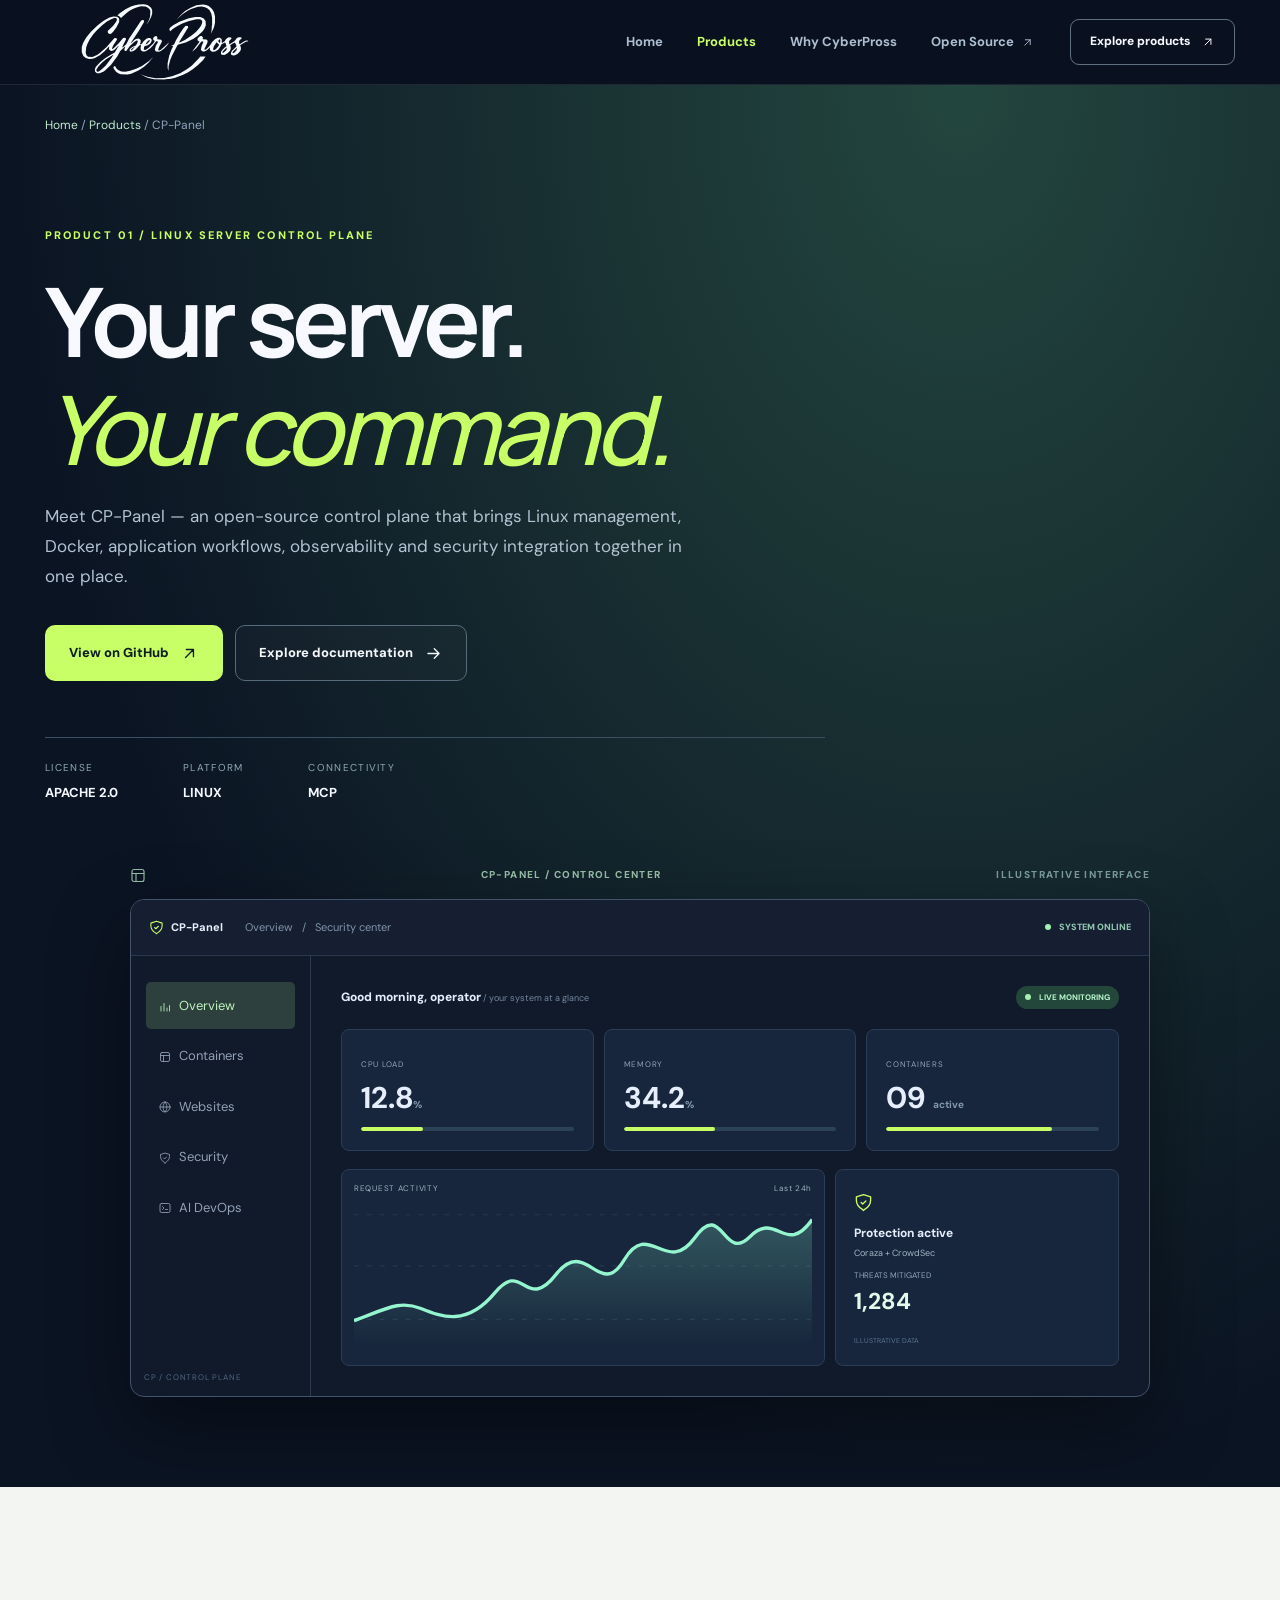
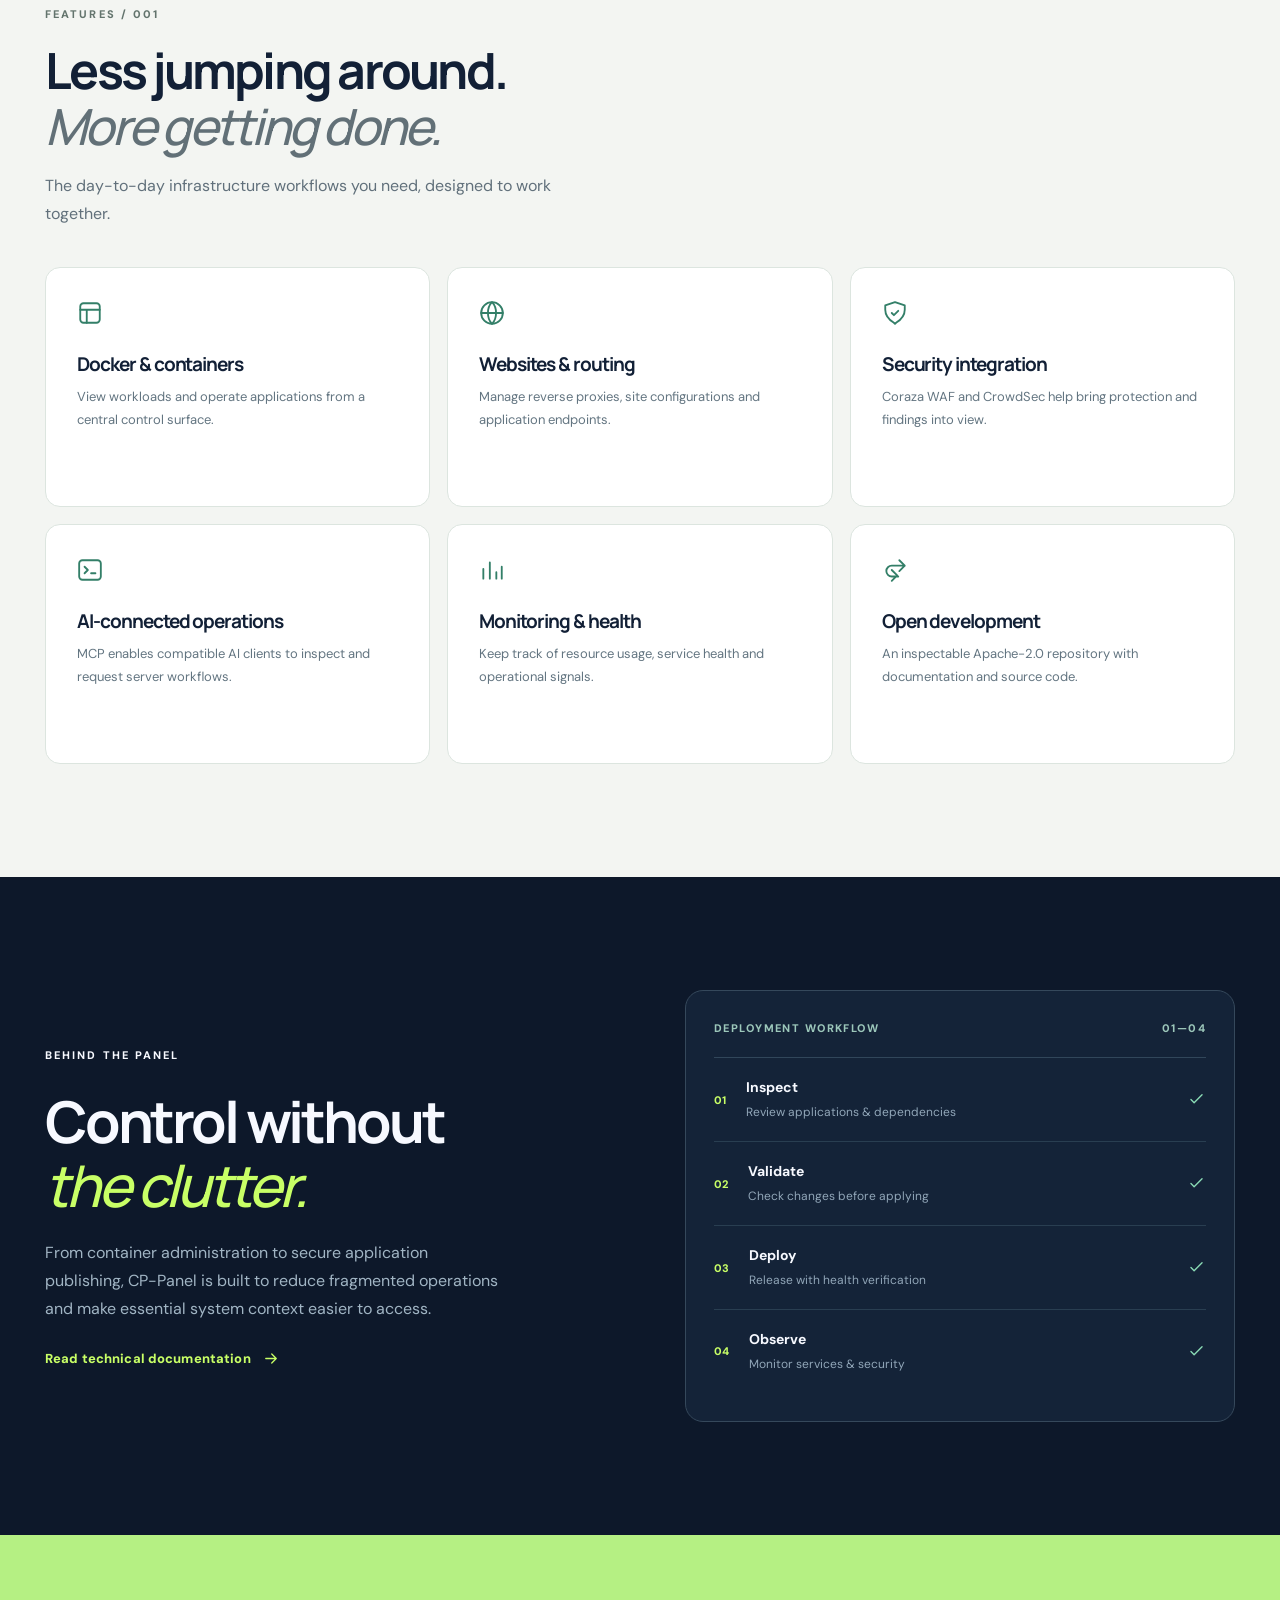
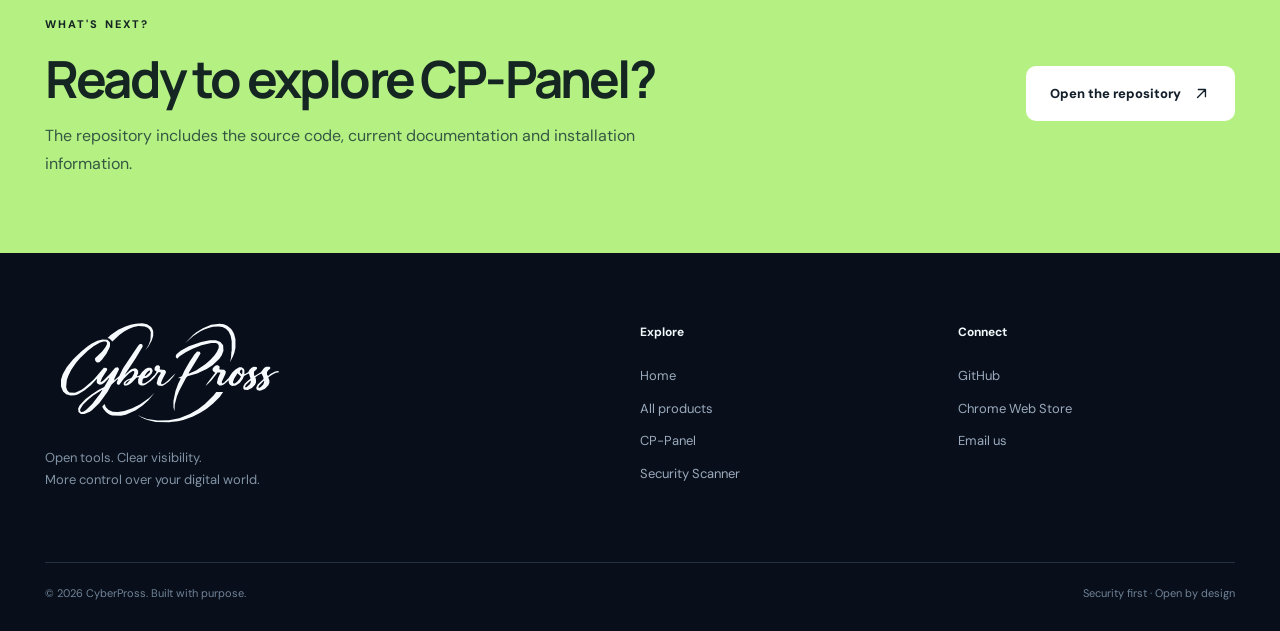
<file: products/cp-panel/index.html>
<!doctype html><html lang="en"><head><meta charset="utf-8"><meta name="viewport" content="width=device-width,initial-scale=1"><meta name="description" content="CP-Panel: open-source Linux server control plane with Docker, WAF integration, monitoring and MCP AI operations."><meta name="theme-color" content="#0a1020"><meta property="og:type" content="website"><meta property="og:title" content="CP-Panel | CyberPross"><meta property="og:description" content="CP-Panel: open-source Linux server control plane with Docker, WAF integration, monitoring and MCP AI operations."><meta property="og:url" content="https://cyberpross.cc/products/cp-panel/"><meta name="color-scheme" content="dark"><link rel="canonical" href="https://cyberpross.cc/products/cp-panel/"><link rel="icon" href="/assets/favicon.svg?v=20261117-3" type="image/svg+xml" sizes="any"><link rel="stylesheet" href="/assets/styles.css?v=20261117-2"><script defer src="/assets/main.js"></script><title>CP-Panel | CyberPross</title></head><body><header class="site-header"><div class="shell nav"><a href="/" class="brand" aria-label="CyberPross home"><img class="wordmark-logo" src="/assets/cyberpross-wordmark.svg?v=20261117-2" alt="Cyber Pross"></a><nav class="nav-links" id="main-nav" aria-label="Primary navigation"><a href="/" data-nav="/">Home</a><a href="/products/" data-nav="/products/">Products</a><a href="/#why">Why CyberPross</a><a href="https://github.com/nitishk1-hub/CP-Panel" target="_blank" rel="noopener noreferrer">Open Source <svg class="ico " viewBox="0 0 24 24" fill="none" stroke="currentColor" stroke-width="1.7" stroke-linecap="round" stroke-linejoin="round" aria-hidden="true"><path d="M7 17 17 7M8 7h9v9"/></svg></a></nav><a class="nav-button" href="/products/">Explore products <svg class="ico " viewBox="0 0 24 24" fill="none" stroke="currentColor" stroke-width="1.7" stroke-linecap="round" stroke-linejoin="round" aria-hidden="true"><path d="M7 17 17 7M8 7h9v9"/></svg></a><button class="menu-button" aria-controls="main-nav" aria-expanded="false" aria-label="Toggle menu"><svg class="ico " viewBox="0 0 24 24" fill="none" stroke="currentColor" stroke-width="1.7" stroke-linecap="round" stroke-linejoin="round" aria-hidden="true"><path d="M4 7h16M4 12h16M4 17h16"/></svg></button></div></header><main>
<section class="product-page-hero cp-page"><div class="shell"><div class="crumb"><a href="/">Home</a> / <a href="/products/">Products</a> / CP-Panel</div><div class="product-page-copy"><span class="eyebrow">PRODUCT 01 / LINUX SERVER CONTROL PLANE</span><h1>Your server.<br><span class="serif">Your command.</span></h1><p>Meet CP-Panel — an open-source control plane that brings Linux management, Docker, application workflows, observability and security integration together in one place.</p><div class="hero-actions"><a class="button lime" href="https://github.com/nitishk1-hub/CP-Panel" target="_blank" rel="noopener noreferrer">View on GitHub <svg class="ico " viewBox="0 0 24 24" fill="none" stroke="currentColor" stroke-width="1.7" stroke-linecap="round" stroke-linejoin="round" aria-hidden="true"><path d="M7 17 17 7M8 7h9v9"/></svg></a><a class="button outline" href="https://github.com/nitishk1-hub/CP-Panel/blob/main/README.md" target="_blank" rel="noopener noreferrer">Explore documentation <svg class="ico " viewBox="0 0 24 24" fill="none" stroke="currentColor" stroke-width="1.7" stroke-linecap="round" stroke-linejoin="round" aria-hidden="true"><path d="M5 12h14m-6-6 6 6-6 6"/></svg></a></div><div class="spec-row"><div><span>LICENSE</span><b>APACHE 2.0</b></div><div><span>PLATFORM</span><b>LINUX</b></div><div><span>CONNECTIVITY</span><b>MCP</b></div></div></div><div class="wide-mock"><div class="wide-label"><svg class="ico " viewBox="0 0 24 24" fill="none" stroke="currentColor" stroke-width="1.7" stroke-linecap="round" stroke-linejoin="round" aria-hidden="true"><rect x="3" y="3" width="18" height="18" rx="3"/><path d="M3 9h18M9 9v12"/></svg> CP-PANEL / CONTROL CENTER <span>ILLUSTRATIVE INTERFACE</span></div><div class="mock-dashboard"><div class="dash-top"><span class="dash-mark"><svg class="ico " viewBox="0 0 24 24" fill="none" stroke="currentColor" stroke-width="1.7" stroke-linecap="round" stroke-linejoin="round" aria-hidden="true"><path d="m12 22 1-1c5-3 8-7 8-12V5l-9-3-9 3v4c0 5 3 9 8 12l1 1Z"/><path d="m9 12 2 2 4-4"/></svg> CP-Panel</span><span class="dash-crumb">Overview <em>/</em> Security center</span><span class="dash-online"><i></i> SYSTEM ONLINE</span></div><div class="dash-content"><aside class="dash-rail"><span class="active"><svg class="ico " viewBox="0 0 24 24" fill="none" stroke="currentColor" stroke-width="1.7" stroke-linecap="round" stroke-linejoin="round" aria-hidden="true"><path d="M4 20v-9m6 9V5m6 15v-6m5 6V9"/></svg> Overview</span><span><svg class="ico " viewBox="0 0 24 24" fill="none" stroke="currentColor" stroke-width="1.7" stroke-linecap="round" stroke-linejoin="round" aria-hidden="true"><rect x="3" y="3" width="18" height="18" rx="3"/><path d="M3 9h18M9 9v12"/></svg> Containers</span><span><svg class="ico " viewBox="0 0 24 24" fill="none" stroke="currentColor" stroke-width="1.7" stroke-linecap="round" stroke-linejoin="round" aria-hidden="true"><circle cx="12" cy="12" r="10"/><path d="M2 12h20M12 2c5 5 5 15 0 20-5-5-5-15 0-20"/></svg> Websites</span><span><svg class="ico " viewBox="0 0 24 24" fill="none" stroke="currentColor" stroke-width="1.7" stroke-linecap="round" stroke-linejoin="round" aria-hidden="true"><path d="m12 22 1-1c5-3 8-7 8-12V5l-9-3-9 3v4c0 5 3 9 8 12l1 1Z"/><path d="m9 12 2 2 4-4"/></svg> Security</span><span><svg class="ico " viewBox="0 0 24 24" fill="none" stroke="currentColor" stroke-width="1.7" stroke-linecap="round" stroke-linejoin="round" aria-hidden="true"><rect x="2" y="3" width="20" height="18" rx="3"/><path d="m7 9 3 3-3 3m6 0h4"/></svg> AI DevOps</span><div class="rail-end">CP / CONTROL PLANE</div></aside><div class="dash-main"><div class="dash-heading"><span>Good morning, operator<span class="dash-soft"> / your system at a glance</span></span><span class="tiny-pill"><i></i> LIVE MONITORING</span></div><div class="dash-stats"><div><small>CPU LOAD</small><b>12.8<span>%</span></b><div class="tiny-meter"><i style="width:29%"></i></div></div><div><small>MEMORY</small><b>34.2<span>%</span></b><div class="tiny-meter"><i style="width:43%"></i></div></div><div><small>CONTAINERS</small><b>09 <span>active</span></b><div class="tiny-meter"><i style="width:78%"></i></div></div></div><div class="dash-bottom"><div class="dash-chart"><div class="chart-head"><span>REQUEST ACTIVITY</span><span>Last 24h</span></div><svg viewBox="0 0 390 115" preserveAspectRatio="none" aria-label="Illustrative request activity chart"><defs><linearGradient id="cFill" x1="0" y1="0" x2="0" y2="1"><stop offset="0%" stop-color="#87f0cf" stop-opacity=".24"/><stop offset="100%" stop-color="#87f0cf" stop-opacity="0"/></linearGradient></defs><path d="M0 94H390M0 50H390M0 8H390" stroke="#26374d" stroke-dasharray="4 7"/><path d="M0 95C28 85 39 78 57 85S96 100 120 72 146 89 172 57 209 79 230 45 266 59 290 27 314 48 337 26 367 43 390 12V115H0Z" fill="url(#cFill)"/><path d="M0 95C28 85 39 78 57 85S96 100 120 72 146 89 172 57 209 79 230 45 266 59 290 27 314 48 337 26 367 43 390 12" fill="none" stroke="#95f5cf" stroke-width="2.8"/></svg></div><div class="dash-protect"><div class="protect-icon"><svg class="ico " viewBox="0 0 24 24" fill="none" stroke="currentColor" stroke-width="1.7" stroke-linecap="round" stroke-linejoin="round" aria-hidden="true"><path d="m12 22 1-1c5-3 8-7 8-12V5l-9-3-9 3v4c0 5 3 9 8 12l1 1Z"/><path d="m9 12 2 2 4-4"/></svg></div><b>Protection active</b><p>Coraza + CrowdSec</p><span>THREATS MITIGATED</span><strong>1,284</strong><small>ILLUSTRATIVE DATA</small></div></div></div></div></div></div></div></section>
<section class="section white-section"><div class="shell"><div class="section-heading"><div><span class="eyebrow">FEATURES / 001</span><h2>Less jumping around.<br><span class="serif">More getting done.</span></h2><p>The day-to-day infrastructure workflows you need, designed to work together.</p></div></div><div class="feature-cards"><article class="feature-card"><svg class="ico " viewBox="0 0 24 24" fill="none" stroke="currentColor" stroke-width="1.7" stroke-linecap="round" stroke-linejoin="round" aria-hidden="true"><rect x="3" y="3" width="18" height="18" rx="3"/><path d="M3 9h18M9 9v12"/></svg><h3>Docker & containers</h3><p>View workloads and operate applications from a central control surface.</p></article><article class="feature-card"><svg class="ico " viewBox="0 0 24 24" fill="none" stroke="currentColor" stroke-width="1.7" stroke-linecap="round" stroke-linejoin="round" aria-hidden="true"><circle cx="12" cy="12" r="10"/><path d="M2 12h20M12 2c5 5 5 15 0 20-5-5-5-15 0-20"/></svg><h3>Websites & routing</h3><p>Manage reverse proxies, site configurations and application endpoints.</p></article><article class="feature-card"><svg class="ico " viewBox="0 0 24 24" fill="none" stroke="currentColor" stroke-width="1.7" stroke-linecap="round" stroke-linejoin="round" aria-hidden="true"><path d="m12 22 1-1c5-3 8-7 8-12V5l-9-3-9 3v4c0 5 3 9 8 12l1 1Z"/><path d="m9 12 2 2 4-4"/></svg><h3>Security integration</h3><p>Coraza WAF and CrowdSec help bring protection and findings into view.</p></article><article class="feature-card"><svg class="ico " viewBox="0 0 24 24" fill="none" stroke="currentColor" stroke-width="1.7" stroke-linecap="round" stroke-linejoin="round" aria-hidden="true"><rect x="2" y="3" width="20" height="18" rx="3"/><path d="m7 9 3 3-3 3m6 0h4"/></svg><h3>AI-connected operations</h3><p>MCP enables compatible AI clients to inspect and request server workflows.</p></article><article class="feature-card"><svg class="ico " viewBox="0 0 24 24" fill="none" stroke="currentColor" stroke-width="1.7" stroke-linecap="round" stroke-linejoin="round" aria-hidden="true"><path d="M4 20v-9m6 9V5m6 15v-6m5 6V9"/></svg><h3>Monitoring & health</h3><p>Keep track of resource usage, service health and operational signals.</p></article><article class="feature-card"><svg class="ico " viewBox="0 0 24 24" fill="none" stroke="currentColor" stroke-width="1.7" stroke-linecap="round" stroke-linejoin="round" aria-hidden="true"><path d="m16 3 5 5-5 5M21 8H9a5 5 0 0 0 0 10h6m-6-6 5 5-5 5"/></svg><h3>Open development</h3><p>An inspectable Apache-2.0 repository with documentation and source code.</p></article></div></div></section>
<section class="section cp-bottom"><div class="shell side-story"><div><span class="eyebrow">BEHIND THE PANEL</span><h2>Control without<br><span class="serif">the clutter.</span></h2><p>From container administration to secure application publishing, CP-Panel is built to reduce fragmented operations and make essential system context easier to access.</p><a class="text-link" href="https://github.com/nitishk1-hub/CP-Panel/blob/main/README.md" target="_blank" rel="noopener noreferrer">Read technical documentation <svg class="ico " viewBox="0 0 24 24" fill="none" stroke="currentColor" stroke-width="1.7" stroke-linecap="round" stroke-linejoin="round" aria-hidden="true"><path d="M5 12h14m-6-6 6 6-6 6"/></svg></a></div><div class="workflow-preview"><div class="workflow-title">DEPLOYMENT WORKFLOW <span>01—04</span></div><div class="workflow-step"><span>01</span><div><b>Inspect</b><small>Review applications & dependencies</small></div><svg class="ico " viewBox="0 0 24 24" fill="none" stroke="currentColor" stroke-width="1.7" stroke-linecap="round" stroke-linejoin="round" aria-hidden="true"><path d="m5 12 4 4L19 6"/></svg></div><div class="workflow-step"><span>02</span><div><b>Validate</b><small>Check changes before applying</small></div><svg class="ico " viewBox="0 0 24 24" fill="none" stroke="currentColor" stroke-width="1.7" stroke-linecap="round" stroke-linejoin="round" aria-hidden="true"><path d="m5 12 4 4L19 6"/></svg></div><div class="workflow-step"><span>03</span><div><b>Deploy</b><small>Release with health verification</small></div><svg class="ico " viewBox="0 0 24 24" fill="none" stroke="currentColor" stroke-width="1.7" stroke-linecap="round" stroke-linejoin="round" aria-hidden="true"><path d="m5 12 4 4L19 6"/></svg></div><div class="workflow-step"><span>04</span><div><b>Observe</b><small>Monitor services & security</small></div><svg class="ico " viewBox="0 0 24 24" fill="none" stroke="currentColor" stroke-width="1.7" stroke-linecap="round" stroke-linejoin="round" aria-hidden="true"><path d="m5 12 4 4L19 6"/></svg></div></div></div></section>
<section class="end-cta"><div class="shell cta-inner"><div><span class="eyebrow">WHAT'S NEXT?</span><h2>Ready to explore CP-Panel?</h2><p>The repository includes the source code, current documentation and installation information.</p></div><a class="button light" href="https://github.com/nitishk1-hub/CP-Panel">Open the repository <svg class="ico " viewBox="0 0 24 24" fill="none" stroke="currentColor" stroke-width="1.7" stroke-linecap="round" stroke-linejoin="round" aria-hidden="true"><path d="M7 17 17 7M8 7h9v9"/></svg></a></div></section>
</main><footer class="footer"><div class="shell footer-main"><div class="footer-brand"><a href="/" class="brand" aria-label="CyberPross home"><img class="wordmark-logo" src="/assets/cyberpross-wordmark.svg?v=20261117-2" alt="Cyber Pross"></a><p>Open tools. Clear visibility.<br>More control over your digital world.</p></div><div class="footer-col"><b>Explore</b><a href="/">Home</a><a href="/products/">All products</a><a href="/products/cp-panel/">CP-Panel</a><a href="/products/security-scanner/">Security Scanner</a></div><div class="footer-col"><b>Connect</b><a href="https://github.com/nitishk1-hub/CP-Panel" target="_blank" rel="noopener noreferrer">GitHub</a><a href="https://chromewebstore.google.com/detail/cyberpross-security-scann/edbncdajlofhbpejdnpjjgjlmbiemeie" target="_blank" rel="noopener noreferrer">Chrome Web Store</a><a href="mailto:admin@cyberpross.com">Email us</a></div></div><div class="shell footer-base"><span>© 2026 CyberPross. Built with purpose.</span><span>Security first · Open by design</span></div></footer></body></html>
</file>
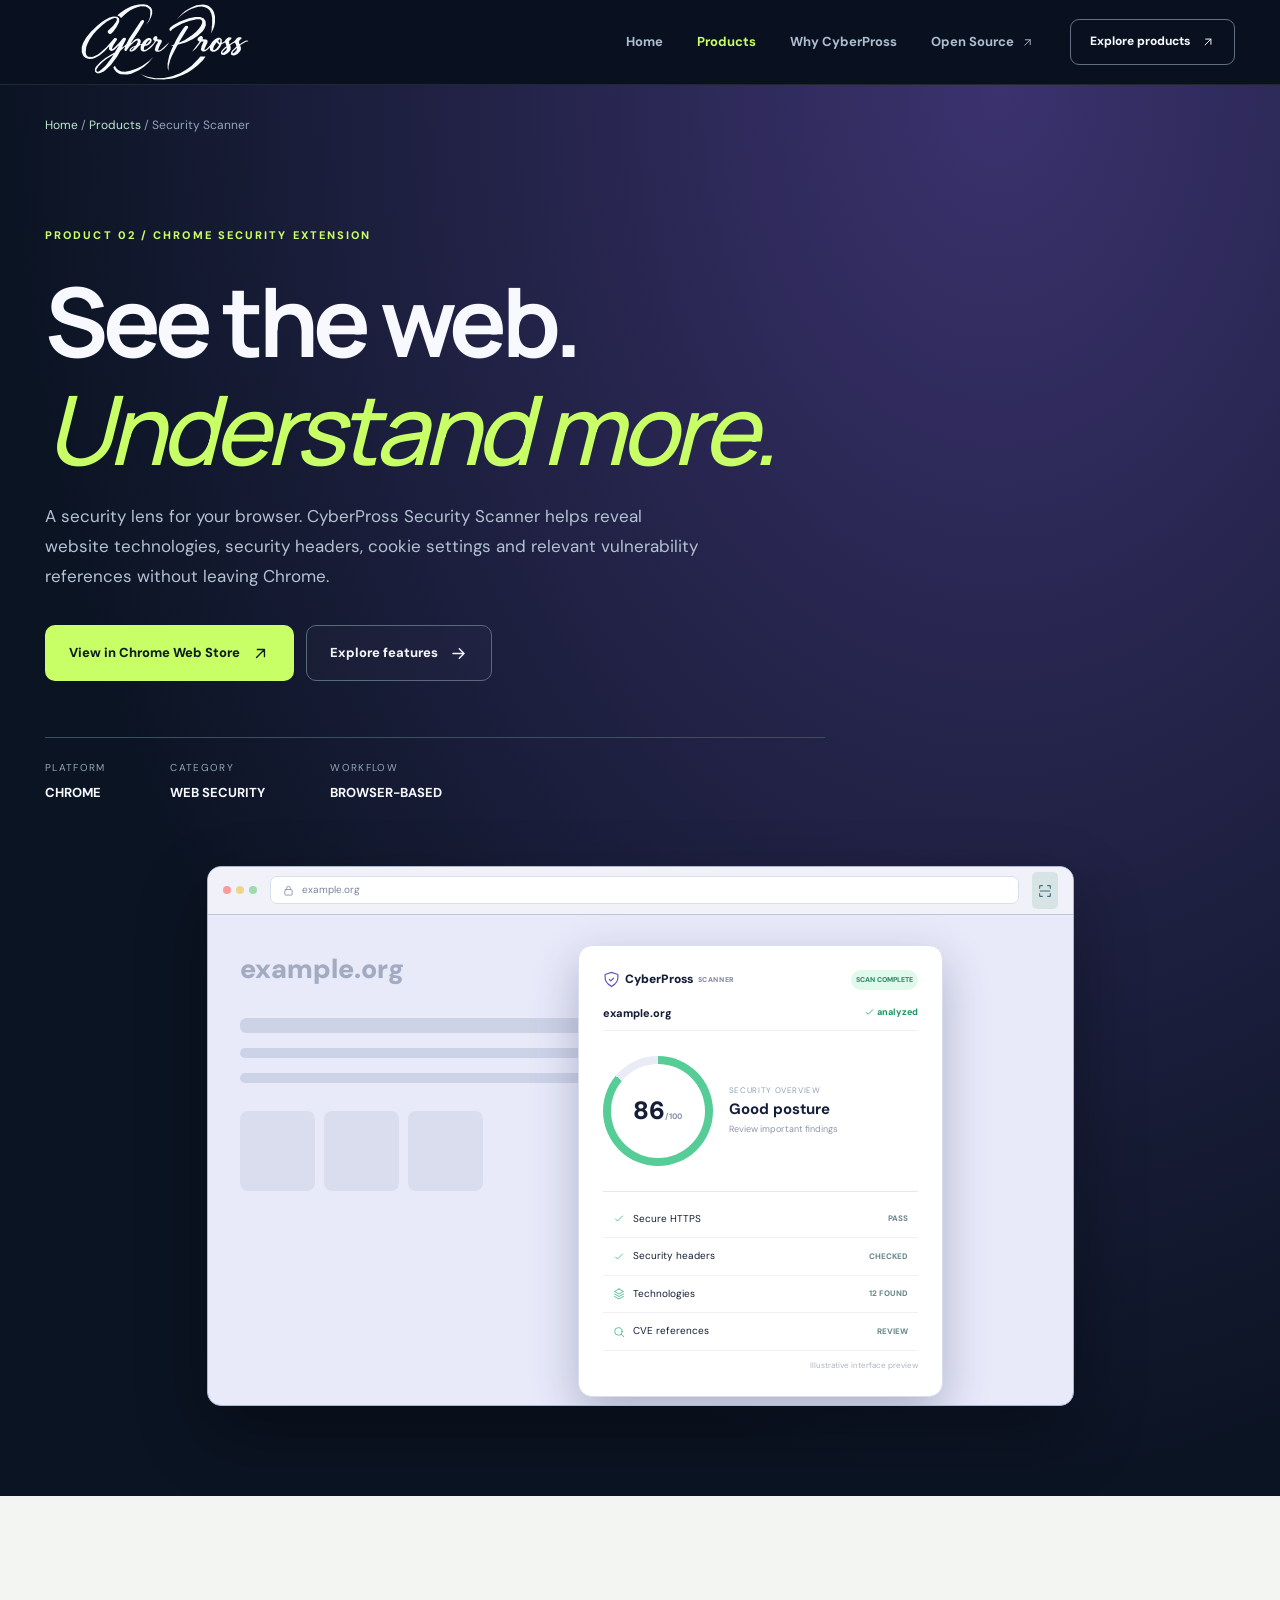
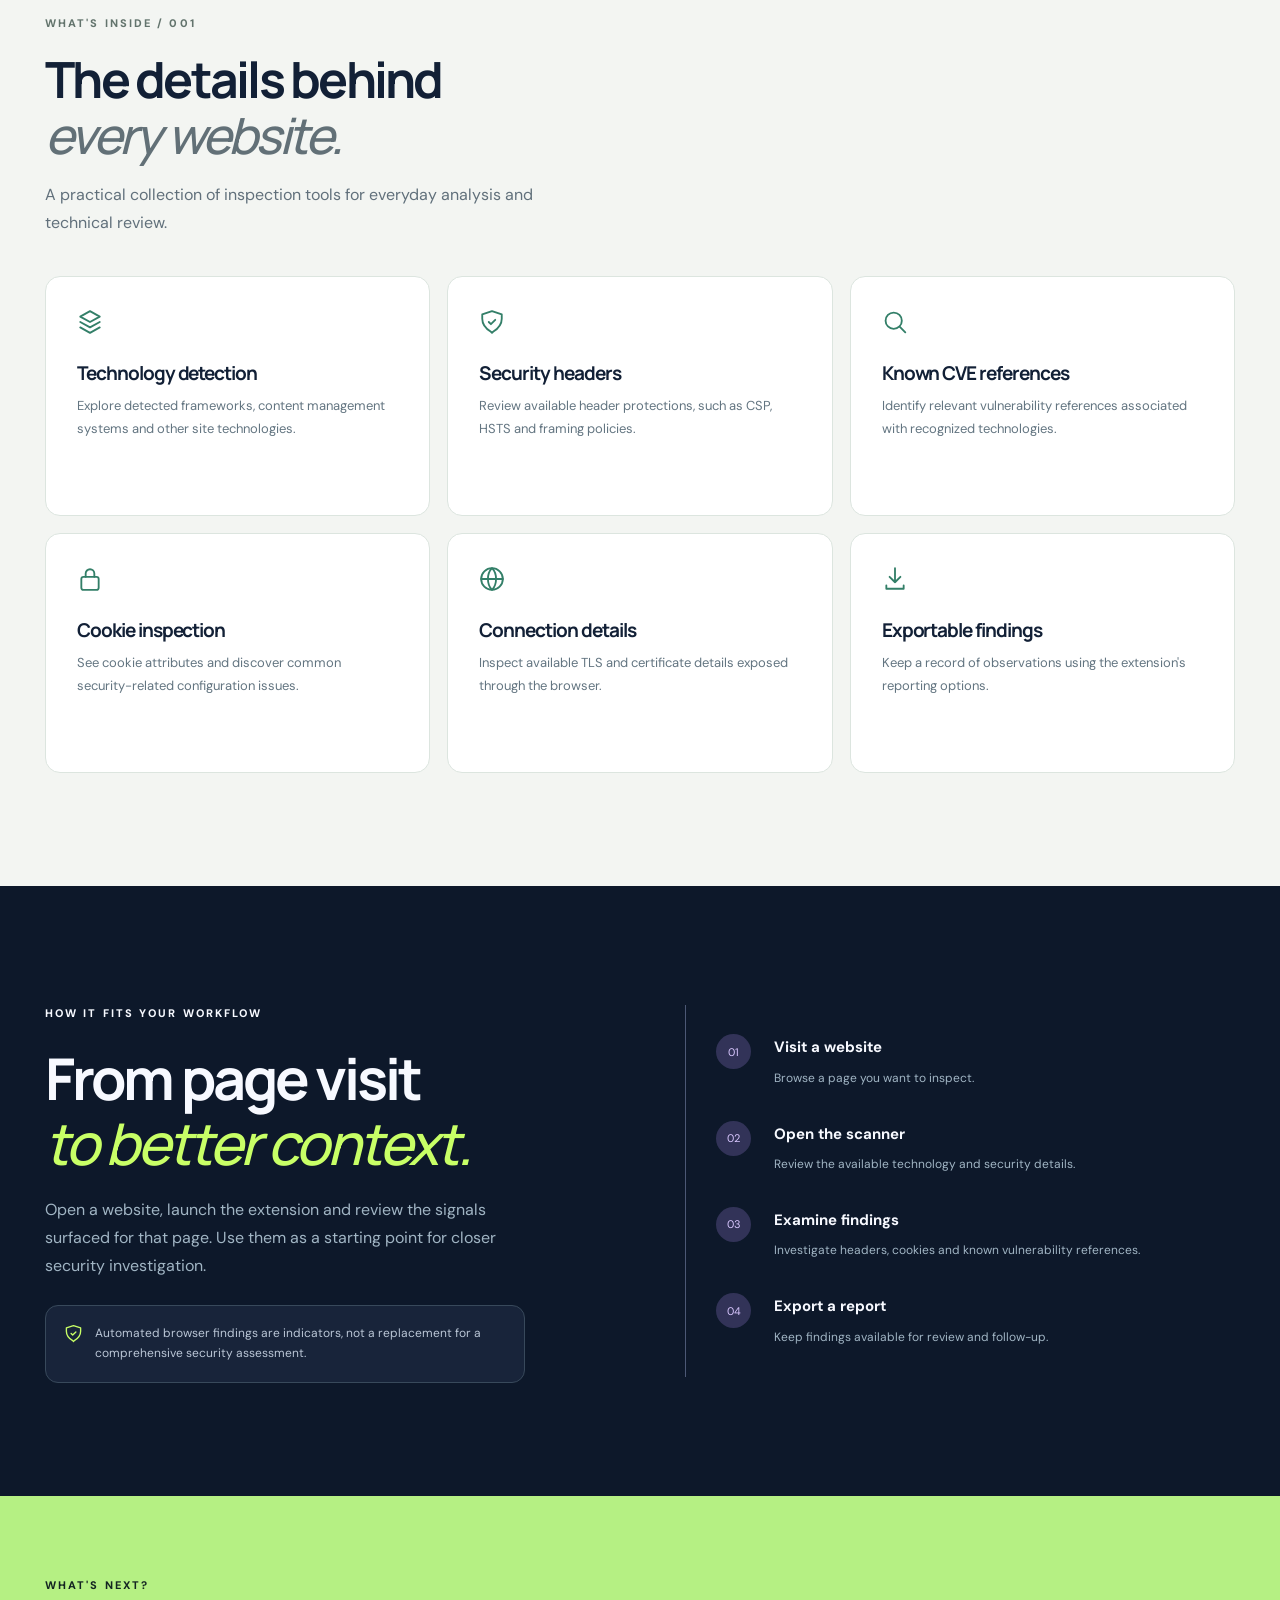
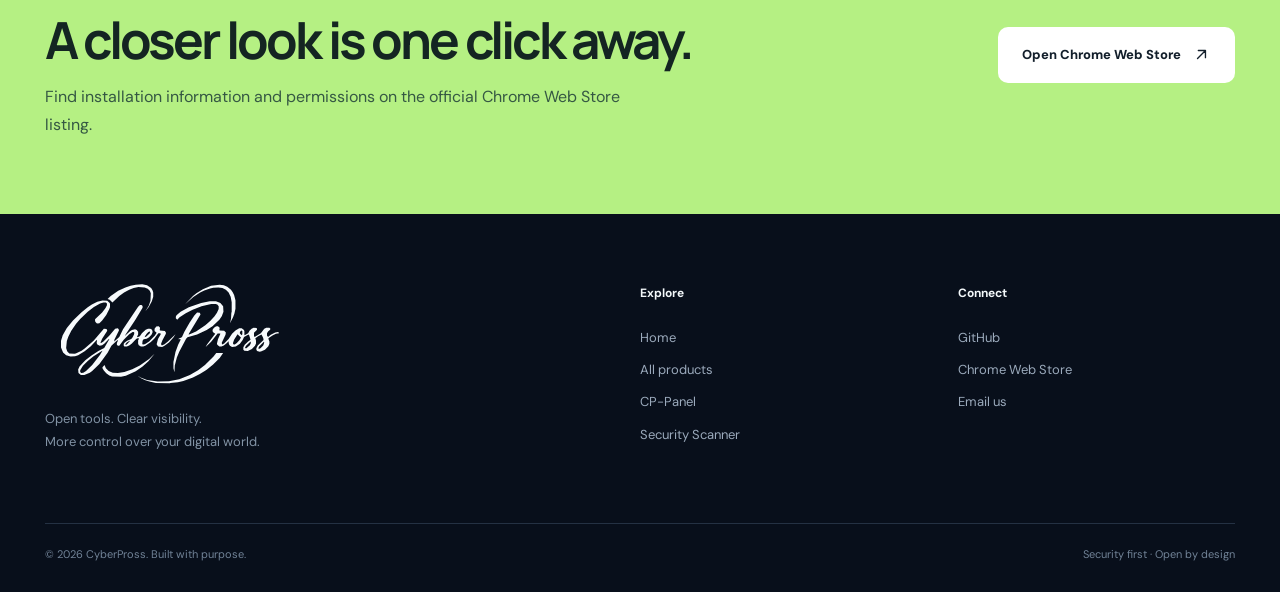
<file: products/security-scanner/index.html>
<!doctype html><html lang="en"><head><meta charset="utf-8"><meta name="viewport" content="width=device-width,initial-scale=1"><meta name="description" content="CyberPross Security Scanner Chrome extension: technology detection, security headers, cookie inspection and CVE references."><meta name="theme-color" content="#0a1020"><meta property="og:type" content="website"><meta property="og:title" content="Security Scanner | CyberPross"><meta property="og:description" content="CyberPross Security Scanner Chrome extension: technology detection, security headers, cookie inspection and CVE references."><meta property="og:url" content="https://cyberpross.cc/products/security-scanner/"><meta name="color-scheme" content="dark"><link rel="canonical" href="https://cyberpross.cc/products/security-scanner/"><link rel="icon" href="/assets/favicon.svg?v=20261117-3" type="image/svg+xml" sizes="any"><link rel="stylesheet" href="/assets/styles.css?v=20261117-2"><script defer src="/assets/main.js"></script><title>Security Scanner | CyberPross</title></head><body><header class="site-header"><div class="shell nav"><a href="/" class="brand" aria-label="CyberPross home"><img class="wordmark-logo" src="/assets/cyberpross-wordmark.svg?v=20261117-2" alt="Cyber Pross"></a><nav class="nav-links" id="main-nav" aria-label="Primary navigation"><a href="/" data-nav="/">Home</a><a href="/products/" data-nav="/products/">Products</a><a href="/#why">Why CyberPross</a><a href="https://github.com/nitishk1-hub/CP-Panel" target="_blank" rel="noopener noreferrer">Open Source <svg class="ico " viewBox="0 0 24 24" fill="none" stroke="currentColor" stroke-width="1.7" stroke-linecap="round" stroke-linejoin="round" aria-hidden="true"><path d="M7 17 17 7M8 7h9v9"/></svg></a></nav><a class="nav-button" href="/products/">Explore products <svg class="ico " viewBox="0 0 24 24" fill="none" stroke="currentColor" stroke-width="1.7" stroke-linecap="round" stroke-linejoin="round" aria-hidden="true"><path d="M7 17 17 7M8 7h9v9"/></svg></a><button class="menu-button" aria-controls="main-nav" aria-expanded="false" aria-label="Toggle menu"><svg class="ico " viewBox="0 0 24 24" fill="none" stroke="currentColor" stroke-width="1.7" stroke-linecap="round" stroke-linejoin="round" aria-hidden="true"><path d="M4 7h16M4 12h16M4 17h16"/></svg></button></div></header><main>
<section class="product-page-hero scanner-page"><div class="shell"><div class="crumb"><a href="/">Home</a> / <a href="/products/">Products</a> / Security Scanner</div><div class="product-page-copy"><span class="eyebrow">PRODUCT 02 / CHROME SECURITY EXTENSION</span><h1>See the web.<br><span class="serif">Understand more.</span></h1><p>A security lens for your browser. CyberPross Security Scanner helps reveal website technologies, security headers, cookie settings and relevant vulnerability references without leaving Chrome.</p><div class="hero-actions"><a class="button lime" href="https://chromewebstore.google.com/detail/cyberpross-security-scann/edbncdajlofhbpejdnpjjgjlmbiemeie" target="_blank" rel="noopener noreferrer">View in Chrome Web Store <svg class="ico " viewBox="0 0 24 24" fill="none" stroke="currentColor" stroke-width="1.7" stroke-linecap="round" stroke-linejoin="round" aria-hidden="true"><path d="M7 17 17 7M8 7h9v9"/></svg></a><a class="button outline" href="#capabilities">Explore features <svg class="ico " viewBox="0 0 24 24" fill="none" stroke="currentColor" stroke-width="1.7" stroke-linecap="round" stroke-linejoin="round" aria-hidden="true"><path d="M5 12h14m-6-6 6 6-6 6"/></svg></a></div><div class="spec-row"><div><span>PLATFORM</span><b>CHROME</b></div><div><span>CATEGORY</span><b>WEB SECURITY</b></div><div><span>WORKFLOW</span><b>BROWSER-BASED</b></div></div></div><div class="scanner-wide"><div class="mock-browser"><div class="browser-chrome"><div class="browser-dots"><i></i><i></i><i></i></div><div class="browser-address"><svg class="ico " viewBox="0 0 24 24" fill="none" stroke="currentColor" stroke-width="1.7" stroke-linecap="round" stroke-linejoin="round" aria-hidden="true"><rect x="4" y="10" width="16" height="12" rx="2"/><path d="M8 10V7a4 4 0 0 1 8 0v3"/></svg> example.org</div><div class="browser-tool"><svg class="ico " viewBox="0 0 24 24" fill="none" stroke="currentColor" stroke-width="1.7" stroke-linecap="round" stroke-linejoin="round" aria-hidden="true"><path d="M4 8V5a1 1 0 0 1 1-1h3m8 0h3a1 1 0 0 1 1 1v3M4 16v3a1 1 0 0 0 1 1h3m8 0h3a1 1 0 0 0 1-1v-3M5 12h14"/></svg></div></div><div class="scan-layout"><div class="scan-background"><span>example.org</span><div class="phantom large"></div><div class="phantom medium"></div><div class="phantom"></div><div class="phantom-cards"><i></i><i></i><i></i></div></div><div class="scan-popover"><div class="scan-head"><div class="scan-brand"><svg class="ico " viewBox="0 0 24 24" fill="none" stroke="currentColor" stroke-width="1.7" stroke-linecap="round" stroke-linejoin="round" aria-hidden="true"><path d="m12 22 1-1c5-3 8-7 8-12V5l-9-3-9 3v4c0 5 3 9 8 12l1 1Z"/><path d="m9 12 2 2 4-4"/></svg> CyberPross <span>SCANNER</span></div><span class="scan-status">SCAN COMPLETE</span></div><div class="scan-target">example.org <span><svg class="ico " viewBox="0 0 24 24" fill="none" stroke="currentColor" stroke-width="1.7" stroke-linecap="round" stroke-linejoin="round" aria-hidden="true"><path d="m5 12 4 4L19 6"/></svg> analyzed</span></div><div class="scan-score"><div class="score-ring"><span>86<small>/100</small></span></div><div><small>SECURITY OVERVIEW</small><strong>Good posture</strong><p>Review important findings</p></div></div><div class="scan-lines"><div><svg class="ico " viewBox="0 0 24 24" fill="none" stroke="currentColor" stroke-width="1.7" stroke-linecap="round" stroke-linejoin="round" aria-hidden="true"><path d="m5 12 4 4L19 6"/></svg> Secure HTTPS <span>PASS</span></div><div><svg class="ico " viewBox="0 0 24 24" fill="none" stroke="currentColor" stroke-width="1.7" stroke-linecap="round" stroke-linejoin="round" aria-hidden="true"><path d="m5 12 4 4L19 6"/></svg> Security headers <span>CHECKED</span></div><div><svg class="ico " viewBox="0 0 24 24" fill="none" stroke="currentColor" stroke-width="1.7" stroke-linecap="round" stroke-linejoin="round" aria-hidden="true"><path d="m12 2 9 5-9 5-9-5 9-5Zm-9 10 9 5 9-5M3 17l9 5 9-5"/></svg> Technologies <span>12 FOUND</span></div><div><svg class="ico " viewBox="0 0 24 24" fill="none" stroke="currentColor" stroke-width="1.7" stroke-linecap="round" stroke-linejoin="round" aria-hidden="true"><circle cx="10.8" cy="10.8" r="7.5"/><path d="m16.5 16.5 5 5"/></svg> CVE references <span>REVIEW</span></div></div><div class="scan-foot">Illustrative interface preview</div></div></div></div></div></div></section>
<section class="section white-section" id="capabilities"><div class="shell"><div class="section-heading"><div><span class="eyebrow">WHAT'S INSIDE / 001</span><h2>The details behind<br><span class="serif">every website.</span></h2><p>A practical collection of inspection tools for everyday analysis and technical review.</p></div></div><div class="feature-cards"><article class="feature-card"><svg class="ico " viewBox="0 0 24 24" fill="none" stroke="currentColor" stroke-width="1.7" stroke-linecap="round" stroke-linejoin="round" aria-hidden="true"><path d="m12 2 9 5-9 5-9-5 9-5Zm-9 10 9 5 9-5M3 17l9 5 9-5"/></svg><h3>Technology detection</h3><p>Explore detected frameworks, content management systems and other site technologies.</p></article><article class="feature-card"><svg class="ico " viewBox="0 0 24 24" fill="none" stroke="currentColor" stroke-width="1.7" stroke-linecap="round" stroke-linejoin="round" aria-hidden="true"><path d="m12 22 1-1c5-3 8-7 8-12V5l-9-3-9 3v4c0 5 3 9 8 12l1 1Z"/><path d="m9 12 2 2 4-4"/></svg><h3>Security headers</h3><p>Review available header protections, such as CSP, HSTS and framing policies.</p></article><article class="feature-card"><svg class="ico " viewBox="0 0 24 24" fill="none" stroke="currentColor" stroke-width="1.7" stroke-linecap="round" stroke-linejoin="round" aria-hidden="true"><circle cx="10.8" cy="10.8" r="7.5"/><path d="m16.5 16.5 5 5"/></svg><h3>Known CVE references</h3><p>Identify relevant vulnerability references associated with recognized technologies.</p></article><article class="feature-card"><svg class="ico " viewBox="0 0 24 24" fill="none" stroke="currentColor" stroke-width="1.7" stroke-linecap="round" stroke-linejoin="round" aria-hidden="true"><rect x="4" y="10" width="16" height="12" rx="2"/><path d="M8 10V7a4 4 0 0 1 8 0v3"/></svg><h3>Cookie inspection</h3><p>See cookie attributes and discover common security-related configuration issues.</p></article><article class="feature-card"><svg class="ico " viewBox="0 0 24 24" fill="none" stroke="currentColor" stroke-width="1.7" stroke-linecap="round" stroke-linejoin="round" aria-hidden="true"><circle cx="12" cy="12" r="10"/><path d="M2 12h20M12 2c5 5 5 15 0 20-5-5-5-15 0-20"/></svg><h3>Connection details</h3><p>Inspect available TLS and certificate details exposed through the browser.</p></article><article class="feature-card"><svg class="ico " viewBox="0 0 24 24" fill="none" stroke="currentColor" stroke-width="1.7" stroke-linecap="round" stroke-linejoin="round" aria-hidden="true"><path d="M12 2v13m-5-5 5 5 5-5M4 18v3h16v-3"/></svg><h3>Exportable findings</h3><p>Keep a record of observations using the extension's reporting options.</p></article></div></div></section>
<section class="section scanner-bottom"><div class="shell side-story"><div><span class="eyebrow">HOW IT FITS YOUR WORKFLOW</span><h2>From page visit<br><span class="serif">to better context.</span></h2><p>Open a website, launch the extension and review the signals surfaced for that page. Use them as a starting point for closer security investigation.</p><div class="product-note"><svg class="ico " viewBox="0 0 24 24" fill="none" stroke="currentColor" stroke-width="1.7" stroke-linecap="round" stroke-linejoin="round" aria-hidden="true"><path d="m12 22 1-1c5-3 8-7 8-12V5l-9-3-9 3v4c0 5 3 9 8 12l1 1Z"/><path d="m9 12 2 2 4-4"/></svg> Automated browser findings are indicators, not a replacement for a comprehensive security assessment.</div></div><div class="scan-workflow"><div class="scan-step"><span>01</span><div><b>Visit a website</b><p>Browse a page you want to inspect.</p></div></div><div class="scan-step"><span>02</span><div><b>Open the scanner</b><p>Review the available technology and security details.</p></div></div><div class="scan-step"><span>03</span><div><b>Examine findings</b><p>Investigate headers, cookies and known vulnerability references.</p></div></div><div class="scan-step"><span>04</span><div><b>Export a report</b><p>Keep findings available for review and follow-up.</p></div></div></div></div></section>
<section class="end-cta"><div class="shell cta-inner"><div><span class="eyebrow">WHAT'S NEXT?</span><h2>A closer look is one click away.</h2><p>Find installation information and permissions on the official Chrome Web Store listing.</p></div><a class="button light" href="https://chromewebstore.google.com/detail/cyberpross-security-scann/edbncdajlofhbpejdnpjjgjlmbiemeie">Open Chrome Web Store <svg class="ico " viewBox="0 0 24 24" fill="none" stroke="currentColor" stroke-width="1.7" stroke-linecap="round" stroke-linejoin="round" aria-hidden="true"><path d="M7 17 17 7M8 7h9v9"/></svg></a></div></section>
</main><footer class="footer"><div class="shell footer-main"><div class="footer-brand"><a href="/" class="brand" aria-label="CyberPross home"><img class="wordmark-logo" src="/assets/cyberpross-wordmark.svg?v=20261117-2" alt="Cyber Pross"></a><p>Open tools. Clear visibility.<br>More control over your digital world.</p></div><div class="footer-col"><b>Explore</b><a href="/">Home</a><a href="/products/">All products</a><a href="/products/cp-panel/">CP-Panel</a><a href="/products/security-scanner/">Security Scanner</a></div><div class="footer-col"><b>Connect</b><a href="https://github.com/nitishk1-hub/CP-Panel" target="_blank" rel="noopener noreferrer">GitHub</a><a href="https://chromewebstore.google.com/detail/cyberpross-security-scann/edbncdajlofhbpejdnpjjgjlmbiemeie" target="_blank" rel="noopener noreferrer">Chrome Web Store</a><a href="mailto:admin@cyberpross.com">Email us</a></div></div><div class="shell footer-base"><span>© 2026 CyberPross. Built with purpose.</span><span>Security first · Open by design</span></div></footer></body></html>
</file>
<file: assets/styles.css>
@import url('https://fonts.googleapis.com/css2?family=DM+Sans:wght@400;500;600;700;800&family=Manrope:wght@400;500;600;700;800&display=swap');
:root{--ink:#101b2b;--deep:#0a1020;--lime:#c8ff66;--mint:#93e5cb;--paper:#f3f5f2;--muted:#a9b5c7;--border:#d9e0dd;--darkborder:#26354d}*{box-sizing:border-box}html{scroll-behavior:smooth}body{margin:0;background:var(--deep);color:#f7f9ff;font:16px/1.65 'DM Sans',system-ui,sans-serif}a{text-decoration:none;color:inherit}a:focus-visible,button:focus-visible{outline:3px solid var(--lime);outline-offset:4px}button{font:inherit;cursor:pointer}.ico{width:19px;height:19px;display:inline-block;vertical-align:middle;flex:none}h1,h2,h3,p{margin:0}h1,h2,h3{font-family:Manrope,system-ui,sans-serif;line-height:1.12;letter-spacing:-.055em}p{line-height:1.75}.shell{width:min(1190px,calc(100% - 60px));margin-inline:auto}.eyebrow{font-size:11px;letter-spacing:.19em;font-weight:800;text-transform:uppercase;display:inline-flex;align-items:center;gap:14px}.eyebrow-line{width:24px;height:1px;background:currentColor}.serif{font-weight:500;font-style:italic;color:#627077}.site-header{border-bottom:1px solid #ffffff18;position:sticky;top:0;background:#0a1220e8;backdrop-filter:blur(19px);z-index:30}.nav{height:84px;display:flex;align-items:center;gap:36px}.brand{display:flex;align-items:center;gap:12px;line-height:1;font-size:19px;font-weight:800;letter-spacing:-.05em}.brand-symbol{width:43px;height:43px;border:1px solid #344955;display:grid;place-items:center;border-radius:14px;background:#1c2a38;color:var(--lime)}.brand-symbol .ico{width:23px;height:23px}.brand-sub{color:var(--lime)}.brand small{display:block;margin-top:8px;font:700 8px/1 'DM Sans',sans-serif;letter-spacing:.23em;color:#91a4ba}.nav-links{display:flex;align-items:center;gap:34px;margin-left:auto}.nav-links a{font-size:13px;color:#adbed0;font-weight:700}.nav-links a:hover,.nav-links a.active{color:var(--lime)}.nav-links svg{width:13px;height:13px;margin-left:4px}.nav-button{padding:12px 19px;border:1px solid #627181;border-radius:9px;font-size:12px;font-weight:800;white-space:nowrap}.nav-button .ico{width:14px;height:14px;margin-left:8px}.nav-button:hover{background:#17283a}.menu-button{display:none;background:none;color:white;border:0;padding:8px}.home-hero{background:radial-gradient(ellipse at 80% 25%,#1b3a49 0%,#0c182b 39%,#0a1020 80%);position:relative;overflow:hidden}.home-hero:before{content:"";position:absolute;inset:0;background-image:radial-gradient(#c6d6e422 .8px,transparent .8px);background-size:23px 23px;mask-image:linear-gradient(90deg,transparent,#000)}.hero-content{position:relative;display:grid;grid-template-columns:1fr 1fr;min-height:648px;align-items:center;gap:30px}.hero-copy{padding:64px 0 86px;position:relative;z-index:2}.announcement{display:inline-flex;align-items:center;gap:12px;padding:11px 15px;border:1px solid #526666;border-radius:100px;color:#ddf7ea;font-size:10px;letter-spacing:.13em;font-weight:800;background:#192c30}.announcement-arrow{display:inline-flex;border-left:1px solid #647875;padding-left:8px}.announcement-arrow .ico{width:14px;height:14px}.pulse{width:7px;height:7px;border-radius:50%;background:var(--lime);box-shadow:0 0 0 5px #b6e96f18;animation:pulse 3s infinite}@keyframes pulse{50%{box-shadow:0 0 0 10px #b6e96f04}}.hero-copy h1{font-size:clamp(48px,5.2vw,76px);line-height:1.08;margin:29px 0 24px;letter-spacing:-.075em}.hero-copy h1 em{font-style:normal;color:var(--lime)}.hero-copy>p{max-width:540px;color:#b1bed0;font-size:16px}.hero-actions{display:flex;gap:12px;flex-wrap:wrap;margin-top:34px}.button{display:inline-flex;align-items:center;justify-content:center;gap:11px;padding:16px 23px;min-height:54px;border-radius:10px;font-weight:800;font-size:13px;transition:transform .2s,background .2s,border-color .2s;border:1px solid transparent}.button:hover{transform:translateY(-2px)}.button.lime{background:var(--lime);color:#0e1d20}.button.lime:hover{background:#dcff9e}.button.outline{border-color:#576b7a;color:#f3f7fa;background:#ffffff05}.button.outline:hover{border-color:var(--lime)}.button.dark{color:white;background:#111e2e}.button.light{color:#131f2b;background:white}.hero-proof{display:flex;align-items:center;gap:14px;margin-top:53px;font-size:10px;letter-spacing:.15em;color:#95a8b8;font-weight:800}.proof-avatars{display:flex;padding-left:3px}.proof-avatars span{width:34px;height:34px;display:grid;place-items:center;border-radius:50%;border:2px solid #0c1527;margin-left:-4px;background:#34475a;color:var(--lime)}.proof-avatars span:nth-child(2){background:#254a46}.proof-avatars span:nth-child(3){background:#3d375c}.proof-avatars .ico{width:15px;height:15px}.hero-image{height:610px;position:relative;display:flex;align-items:center;justify-content:center}.hero-orbit{border:1px solid #477b82;border-radius:50%;position:absolute;box-shadow:inset 0 0 40px #64b8a108}.orbit-one{width:475px;height:475px;opacity:.38}.orbit-two{width:360px;height:360px;opacity:.45;border-style:dashed;animation:spin 100s linear infinite}.orbit-three{width:255px;height:255px;border-color:#9bf1bf66;box-shadow:0 0 80px #8bf5ba16,inset 0 0 70px #83e6ae18;opacity:.85}.core-orbit{width:150px;height:150px;background:radial-gradient(circle at 35% 25%,#305e55,#112b31 70%);display:grid;place-items:center;border:1px solid #82d8b6;box-shadow:0 0 0 10px #71edae0c,0 0 80px #52d69d48}.core-orbit svg{width:77px;height:77px;color:var(--lime);stroke-width:1.1}@keyframes spin{to{transform:rotate(360deg)}}.floating-card{position:absolute;z-index:2;background:#14263aee;border:1px solid #41606e;backdrop-filter:blur(12px);border-radius:14px;display:flex;align-items:center;gap:13px;padding:16px 19px;min-width:225px;box-shadow:0 15px 40px #010a12a0}.floating-card>span{width:43px;height:43px;border-radius:11px;background:#b9fa6b;color:#10261d;display:grid;place-items:center}.floating-card b{display:block;font:800 14px Manrope,sans-serif}.floating-card small{font-size:9px;letter-spacing:.11em;color:#a4b7c7}.floating-left{left:0;top:120px;transform:rotate(-5deg)}.floating-right{right:-5px;bottom:117px;transform:rotate(5deg)}.floating-right>span{background:#a7baff}.orbit-label{position:absolute;font-size:9px;letter-spacing:.18em;color:#9ab6b7;font-weight:750}.orbit-label-a{right:55px;top:76px}.orbit-label-b{left:10%;bottom:100px}.hero-bottom{border-top:1px solid #324254;position:relative;display:flex;align-items:center;gap:35px;padding:25px 0 29px;color:#90a5b5;font-size:10px;font-weight:800;letter-spacing:.17em}.hero-bottom .line{height:1px;background:#34495a;flex:1}.intro-band{background:var(--lime);color:#111c27;padding:79px 0}.intro-grid{display:grid;grid-template-columns:1.2fr .8fr;gap:90px;align-items:end}.intro-heading .eyebrow{color:#43512a}.intro-heading h2{font-size:clamp(33px,3.7vw,50px);margin-top:22px;max-width:730px}.intro-heading h2 span{font-style:italic;font-weight:500}.intro-grid>p{max-width:420px;font-size:16px;color:#3d522b;padding-bottom:5px}.section{padding:113px 0}.portfolio-section{background:var(--paper);color:var(--ink)}.section-heading{display:flex;align-items:end;justify-content:space-between;gap:38px;margin-bottom:39px}.section-heading .eyebrow{color:#63746d}.section-heading h2{font-size:clamp(34px,3.9vw,53px);margin:17px 0}.section-heading p{color:#61707b;max-width:550px}.text-link{display:inline-flex;align-items:center;gap:11px;font-size:13px;font-weight:800;letter-spacing:.01em}.text-link .ico{width:18px}.dark-link{white-space:nowrap;color:#1f3e42}.product-stack{display:grid;gap:28px}.product-tile{background:#111e31;color:white;border-radius:24px;min-height:405px;display:grid;grid-template-columns:41% 59%;overflow:hidden;box-shadow:0 12px 36px #19243216}.scanner-tile{background:linear-gradient(135deg,#252146,#1b2646)}.tile-copy{padding:45px;display:flex;flex-direction:column;align-items:flex-start;position:relative;z-index:2}.tile-icon{display:grid;place-items:center;width:51px;height:51px;border-radius:15px;background:#c4f77d;color:#101c23;margin-bottom:28px}.tile-icon.purple{background:#d0bdff}.tile-icon .ico{width:24px;height:24px}.tile-copy .eyebrow{color:#92c8bc;font-size:10px}.tile-copy h3{font-size:35px;margin:12px 0 16px}.tile-copy p{font-size:14px;line-height:1.85;color:#b4c2d2;max-width:370px}.tile-tags{display:flex;flex-wrap:wrap;gap:7px;margin-top:19px}.tile-tags span{border:1px solid #4a5868;border-radius:50px;padding:5px 9px;font-size:9px;font-weight:750;letter-spacing:.08em;color:#b5c9d1}.tile-copy .text-link{margin-top:auto;padding-top:27px;color:var(--lime)}.scanner-tile .tile-copy .text-link{color:#d8c4ff}.tile-preview{position:relative;overflow:hidden;min-height:405px;padding:70px 0 0 0}.cp-tile .tile-preview{background:radial-gradient(ellipse at 60% 45%,#245045,transparent 70%)}.scanner-tile .tile-preview{background:radial-gradient(ellipse at 50% 45%,#4c3f79,transparent 70%)}.tile-preview .mock-dashboard{position:absolute;top:55px;left:10px;width:680px;transform:scale(.79);transform-origin:top left}.tile-preview .mock-browser{position:absolute;width:600px;left:25px;top:45px;transform:scale(.83);transform-origin:top left}.difference-section{background:#0b1322}.section-heading.inverse .eyebrow{color:var(--mint)}.section-heading.inverse h2{color:white}.section-heading.inverse .serif{color:var(--lime)}.section-heading.inverse>p{max-width:335px;color:#9eacbf}.benefits{display:grid;grid-template-columns:repeat(3,1fr);gap:18px}.benefit{border:1px solid #2c3a50;border-radius:16px;padding:29px;min-height:273px;background:linear-gradient(145deg,#16243a,#101b2d);position:relative}.benefit-icon{display:grid;place-items:center;width:44px;height:44px;border-radius:12px;background:#273d40;color:var(--lime)}.benefit h3{font-size:21px;margin:38px 0 11px}.benefit p{color:#a1afc2;font-size:13px}.benefit-number{position:absolute;top:34px;right:27px;font-size:11px;color:#7c90a3;font-weight:800}.open-section{background:#e6ece5;color:#142036}.open-grid{display:grid;grid-template-columns:43% 57%;gap:60px;align-items:center}.open-grid .eyebrow{color:#4b625a}.open-grid h2{font-size:clamp(34px,4vw,55px);margin:21px 0}.open-grid>div:first-child p{color:#596d73;max-width:390px;margin-bottom:25px}.code-illustration{background:#101b2c;color:#d5e7f4;border:1px solid #34495e;border-radius:17px;box-shadow:0 24px 50px #0c253028;overflow:hidden}.code-title{display:flex;justify-content:space-between;align-items:center;padding:16px 20px;border-bottom:1px solid #273c52;font-size:10px;letter-spacing:.09em;color:#9eb1c2}.code-title>span:first-child{display:flex;gap:6px}.code-title i{width:7px;height:7px;background:#a0b0c2;border-radius:50%}.code-title i:first-child{background:#f59a91}.code-title i:nth-child(2){background:#f8d27b}.code-title i:nth-child(3){background:#97dbb0}.code-body{padding:25px 26px;font:13px/2.3 ui-monospace,monospace}.code-body i{font-style:normal;color:#647990;margin-right:26px}.code-green{color:#abf4ac}.code-purple{color:#b9b5ff}.code-bottom{padding:15px 23px;display:flex;align-items:center;gap:9px;border-top:1px solid #293a50;color:#a3b7ca;font-size:10px;letter-spacing:.12em}.code-bottom span{margin-left:auto}.end-cta{padding:75px 0;background:#b5f083;color:#142522}.cta-inner{display:flex;align-items:center;justify-content:space-between;gap:35px}.end-cta h2{font-size:clamp(34px,4vw,54px);margin:14px 0}.end-cta p{color:#355843;max-width:590px}.footer{background:#080f1b;color:white}.footer-main{display:grid;grid-template-columns:2fr 1fr 1fr;gap:40px;padding:70px 0}.footer-brand p{color:#8293a5;font-size:13px;margin-top:24px}.footer-col{display:flex;flex-direction:column;gap:11px}.footer-col b{font-size:12px;margin-bottom:12px;color:#f3f8fa}.footer-col a{font-size:13px;color:#9baabc}.footer-col a:hover{color:var(--lime)}.footer-base{display:flex;justify-content:space-between;gap:20px;border-top:1px solid #243143;padding:21px 0 29px;font-size:11px;color:#718397}.mock-dashboard{background:#101a2a;border:1px solid #43536b;border-radius:14px;box-shadow:0 30px 80px #0006;overflow:hidden;color:#e6eefc;font-family:'DM Sans',sans-serif}.dash-top{height:47px;border-bottom:1px solid #2a3850;display:flex;align-items:center;gap:22px;padding:0 18px;font-size:11px;background:#151f31}.dash-mark{font-weight:800;white-space:nowrap}.dash-mark .ico{color:var(--lime);width:15px;margin-right:4px}.dash-crumb{color:#8193aa}.dash-crumb em{font-style:normal;padding:0 6px}.dash-online{margin-left:auto;color:#8fc5ac;font-size:9px;font-weight:850;white-space:nowrap}.dash-online i,.tiny-pill i{display:inline-block;width:6px;height:6px;border-radius:50%;background:#a6f0b2;margin-right:6px}.dash-content{display:grid;grid-template-columns:128px 1fr;min-height:294px}.dash-rail{border-right:1px solid #2b3a4e;display:flex;flex-direction:column;gap:3px;padding:15px 7px;font-size:10px;color:#93a1b7;position:relative}.dash-rail>span{padding:8px;white-space:nowrap}.dash-rail .active{background:#2e403e;color:#bdf3bc;border-radius:5px}.dash-rail .ico{width:12px;height:12px;margin-right:5px}.rail-end{position:absolute;bottom:12px;left:13px;font-size:8px;letter-spacing:.1em;color:#4e6682}.dash-main{padding:20px}.dash-heading{display:flex;justify-content:space-between;gap:10px;align-items:center;font-weight:800;font-size:12px}.dash-soft{font-size:9px;color:#7487a0;font-weight:400}.tiny-pill{font-size:8px;white-space:nowrap;background:#24473b;color:#b6f3cb;border-radius:30px;padding:5px 9px}.dash-stats{display:grid;grid-template-columns:repeat(3,1fr);gap:10px;margin-top:20px}.dash-stats>div{background:#17263c;border:1px solid #2b3d57;border-radius:8px;padding:12px}.dash-stats small{font-size:8px;letter-spacing:.09em;color:#93a1b6}.dash-stats b{font-size:21px;display:block;line-height:1.5}.dash-stats b span{font-size:10px;color:#8299ae}.tiny-meter{height:4px;background:#2b4257;border-radius:2px;overflow:hidden;margin-top:7px}.tiny-meter i{display:block;background:var(--lime);height:100%;border-radius:2px}.dash-bottom{display:grid;grid-template-columns:1.45fr .85fr;gap:10px;margin-top:10px}.dash-chart,.dash-protect{background:#17263c;border:1px solid #2b3d57;border-radius:8px;padding:12px}.chart-head{display:flex;justify-content:space-between;font-size:8px;color:#9dafbe;letter-spacing:.09em}.dash-chart svg{width:100%;height:107px;margin-top:9px}.dash-protect{display:flex;align-items:flex-start;flex-direction:column}.protect-icon{color:var(--lime)}.dash-protect b{font-size:12px;margin-top:9px}.dash-protect p{font-size:9px;color:#a4b5c5;margin-top:2px}.dash-protect>span{font-size:8px;color:#90a5bd;margin-top:8px}.dash-protect strong{font-size:23px;color:#e2f9ec}.dash-protect>small{font-size:7px;color:#5a728f;margin-top:auto}.mock-browser{background:#e8eafa;border:1px solid #aab7d1;border-radius:14px;overflow:hidden;box-shadow:0 28px 70px #0005;color:#141e37;font-family:'DM Sans',sans-serif}.browser-chrome{height:48px;background:#f1f2f9;border-bottom:1px solid #bec5d8;display:flex;align-items:center;gap:13px;padding:0 15px}.browser-dots{display:flex;gap:5px}.browser-dots i{width:8px;height:8px;background:#c2c8d5;border-radius:50%}.browser-dots i:first-child{background:#fa9b9b}.browser-dots i:nth-child(2){background:#eed48b}.browser-dots i:nth-child(3){background:#9ddaac}.browser-address{height:28px;border-radius:7px;background:white;border:1px solid #d9deed;color:#79859c;display:flex;align-items:center;gap:8px;padding:0 12px;font-size:10px;flex:1}.browser-address svg{width:11px;height:11px}.browser-tool{background:#d6e4e3;border-radius:5px;color:#476b83;padding:5px}.browser-tool svg{width:16px;height:16px}.scan-layout{height:370px;position:relative;overflow:hidden}.scan-background{padding:32px;opacity:.65}.scan-background>span{font-size:27px;font-weight:900;color:#7f89a2}.phantom{height:10px;background:#c0c8de;border-radius:6px;width:46%;margin-top:15px}.phantom.large{height:15px;width:60%;margin-top:27px}.phantom.medium{width:53%}.phantom-cards{display:flex;gap:9px;margin-top:28px}.phantom-cards i{width:75px;height:80px;border-radius:8px;background:#d2d7e8}.scan-popover{position:absolute;right:24px;top:18px;width:302px;border-radius:14px;background:white;box-shadow:0 17px 46px #3b3e6755;border:1px solid #d8deef;padding:17px}.scan-head,.scan-target{display:flex;align-items:center;justify-content:space-between}.scan-brand{display:flex;align-items:center;gap:5px;font-weight:850;font-size:12px}.scan-brand .ico{color:#6255cb;width:17px;height:17px}.scan-brand span{font-size:7px;color:#8389a2;letter-spacing:.08em}.scan-status{font-size:7px;color:#248d64;background:#e1f8ec;padding:4px 5px;border-radius:20px;font-weight:800}.scan-target{padding:14px 0 8px;border-bottom:1px solid #edf0f8;font-size:11px;font-weight:800}.scan-target span{font-size:9px;color:#1b9961}.scan-target svg{width:11px;height:11px}.scan-score{display:flex;align-items:center;gap:16px;margin:14px 0}.score-ring{width:83px;height:83px;display:grid;place-items:center;border-radius:50%;background:conic-gradient(#56cc96 0 86%,#e9ecf6 86%);position:relative}.score-ring:before{content:"";position:absolute;inset:8px;background:white;border-radius:50%}.score-ring span{position:relative;font-size:25px;font-weight:850}.score-ring small{font-size:8px;color:#8c96aa}.scan-score>div:last-child small{display:block;font-size:8px;letter-spacing:.08em;color:#93a0b2}.scan-score strong{display:block;font-size:15px}.scan-score p{font-size:9px;color:#8b96aa}.scan-lines{border-top:1px solid #e4e9f1;padding-top:9px}.scan-lines>div{display:flex;align-items:center;gap:8px;padding:7px 2px;font-size:10px;border-bottom:1px solid #eff1f7}.scan-lines .ico{width:12px;height:12px;color:#45b78a}.scan-lines span{margin-left:auto;color:#69898a;font-size:8px;font-weight:800}.scan-foot{color:#adb4c3;font-size:8px;text-align:right;margin-top:8px}.page-hero{background:radial-gradient(ellipse at 75% 10%,#1e3e51,#0b1424 70%);padding:0 0 85px}.crumb{padding:31px 0 85px;color:#91a4bc;font-size:12px}.crumb a{color:#c0eacd}.page-hero .eyebrow{color:var(--lime)}.page-hero h1{font-size:clamp(53px,7vw,94px);margin:20px 0 22px}.page-hero h1 .serif{color:var(--lime)}.page-hero p{max-width:610px;color:#b7c3d2}.page-hero-meta{display:flex;gap:23px;margin-top:54px;font-size:10px;letter-spacing:.12em;color:#8faac0;font-weight:800}.choice-card{display:flex;align-items:center;gap:22px;border:1px solid #ced9d4;background:white;padding:25px;border-radius:16px}.choice-card>span{width:53px;height:53px;display:grid;place-items:center;border-radius:13px;background:#e5f5de;color:#21423f;flex:none}.choice-card>span .ico{width:24px;height:24px}.choice-card>div{flex:1}.choice-card b{font-size:16px}.choice-card p{font-size:12px;color:#697982;margin-top:5px}.choice-card:hover{border-color:#668d76}.choice-card>.ico{width:18px}.choose-section{background:#e8efea;color:#132234}.product-page-hero{background:radial-gradient(ellipse at 75% 0%,#23463e,#0b1423 70%);padding-bottom:90px;overflow:hidden}.scanner-page{background:radial-gradient(ellipse at 78% 0%,#3b326e,#0b1423 70%)}.product-page-copy{max-width:780px;margin-bottom:62px}.product-page-copy .eyebrow{color:var(--lime)}.product-page-copy h1{font-size:clamp(59px,7.5vw,105px);margin:20px 0}.product-page-copy h1 .serif{color:var(--lime)}.product-page-copy>p{max-width:660px;color:#b3c3d2;font-size:17px}.spec-row{display:flex;gap:65px;flex-wrap:wrap;border-top:1px solid #3a5060;margin-top:56px;padding-top:22px}.spec-row>div{display:flex;flex-direction:column;gap:6px}.spec-row span{color:#90a9b3;font-size:10px;letter-spacing:.13em}.spec-row b{font-size:13px}.wide-mock,.scanner-wide{max-width:1020px;margin:0 auto;position:relative}.wide-mock .mock-dashboard{width:100%}.wide-label{display:flex;justify-content:space-between;align-items:center;font-size:10px;font-weight:800;letter-spacing:.14em;color:#94b9a3;margin-bottom:14px}.wide-label .ico{width:16px}.wide-label span{color:#78989c}.wide-mock .dash-top{height:56px}.wide-mock .dash-content{grid-template-columns:180px 1fr;min-height:370px}.wide-mock .dash-rail{font-size:13px;padding:26px 15px}.wide-mock .dash-rail>span{padding:13px}.wide-mock .dash-main{padding:30px}.wide-mock .dash-stats>div{padding:19px}.wide-mock .dash-stats b{font-size:30px}.wide-mock .dash-bottom{margin-top:18px}.wide-mock .dash-chart svg{height:140px}.wide-mock .dash-protect{padding:18px}.scanner-wide .mock-browser{width:85%;margin:0 auto}.scanner-wide .scan-layout{height:490px}.scanner-wide .scan-popover{width:365px;right:15%;top:30px;padding:24px}.scanner-wide .scan-score{margin:25px 0}.scanner-wide .score-ring{width:110px;height:110px}.scanner-wide .scan-lines>div{padding:10px}.white-section{background:var(--paper);color:#122036}.feature-cards{display:grid;grid-template-columns:repeat(3,1fr);gap:17px}.feature-card{background:white;border:1px solid #dce5df;border-radius:15px;padding:31px;min-height:240px}.feature-card>.ico{width:26px;height:26px;color:#337f68}.feature-card h3{font-size:19px;margin:28px 0 11px}.feature-card p{font-size:13px;color:#637581}.cp-bottom,.scanner-bottom{background:#0d182a}.side-story{display:grid;grid-template-columns:1fr 1fr;gap:90px;align-items:center}.side-story h2{font-size:clamp(38px,4.5vw,62px);margin:21px 0}.side-story h2 .serif{color:var(--lime)}.side-story p{color:#a1b5c4;max-width:460px}.side-story .text-link{margin-top:25px;color:var(--lime)}.workflow-preview{background:#142338;border:1px solid #35485b;border-radius:18px;padding:28px}.workflow-title{display:flex;justify-content:space-between;color:#9cc7ba;font-size:11px;font-weight:800;letter-spacing:.13em;padding-bottom:20px;border-bottom:1px solid #31465a}.workflow-step{display:flex;align-items:center;gap:20px;padding:18px 0;border-bottom:1px solid #293e51}.workflow-step:last-child{border-bottom:0}.workflow-step>span{color:var(--lime);font-size:11px;font-weight:800}.workflow-step>div{flex:1}.workflow-step b{display:block;font-size:14px}.workflow-step small{display:block;color:#91a6b8;margin-top:4px;font-size:12px}.workflow-step .ico{color:#8bdcb6}.scan-workflow{padding:13px 15px 13px 30px;border-left:1px solid #4c5875}.scan-step{display:flex;gap:23px;padding:16px 0}.scan-step>span{width:35px;height:35px;display:grid;place-items:center;background:#323358;color:#d9c7ff;border-radius:50%;font-size:11px;flex:none}.scan-step b{font-size:15px}.scan-step p{font-size:12px;margin-top:7px}.product-note{display:flex;gap:12px;background:#18243a;padding:18px;border:1px solid #38495b;border-radius:13px;margin-top:25px;font-size:12px;color:#bac6d6;max-width:480px}.product-note .ico{color:var(--lime)}@media(max-width:1100px){.nav-links{gap:18px}.hero-content{grid-template-columns:1fr .85fr}.hero-orbit.orbit-one{width:380px;height:380px}.hero-orbit.orbit-two{width:310px;height:310px}.floating-left{left:-23px}.floating-right{right:-20px}.tile-copy{padding:32px}.product-tile{grid-template-columns:42% 58%}}@media(max-width:850px){.shell{width:min(100% - 36px,1190px)}.nav-links{display:none;position:absolute;top:84px;left:0;right:0;background:#111c2b;padding:24px;flex-direction:column;align-items:stretch;gap:20px;box-shadow:0 25px 40px #0007}.nav-links.open{display:flex}.menu-button{display:block;margin-left:auto}.nav-button{display:none}.hero-content{grid-template-columns:1fr}.hero-copy{padding:85px 0 0}.hero-image{height:480px}.hero-orbit.orbit-one{width:440px;height:440px}.hero-orbit.orbit-two{width:330px;height:330px}.floating-left{left:8%}.floating-right{right:7%}.hero-bottom{flex-wrap:wrap}.intro-grid,.open-grid,.side-story{grid-template-columns:1fr;gap:28px}.product-tile{grid-template-columns:1fr}.tile-preview{height:300px;min-height:300px}.tile-preview .mock-dashboard{left:20%;top:2px}.tile-preview .mock-browser{left:18%;top:0}.benefits,.feature-cards{grid-template-columns:repeat(2,1fr)}.footer-main{grid-template-columns:1.5fr 1fr 1fr}.scanner-wide .scan-popover{right:5%}}@media(max-width:580px){.nav{height:70px}.nav-links{top:70px}.hero-copy{padding-top:55px}.hero-copy h1{font-size:clamp(42px,12vw,64px)}.hero-image{height:370px}.hero-orbit.orbit-one{width:330px;height:330px}.hero-orbit.orbit-two{width:260px;height:260px}.hero-orbit.orbit-three{width:190px;height:190px}.core-orbit{width:120px;height:120px}.core-orbit svg{width:55px}.floating-card{min-width:0;padding:10px}.floating-card>span{width:34px;height:34px}.floating-card b{font-size:11px}.floating-card small{font-size:7px}.floating-left{top:55px;left:-10px}.floating-right{bottom:45px;right:-10px}.orbit-label{display:none}.hero-bottom{font-size:9px;gap:10px}.hero-bottom .line{display:none}.intro-band{padding:64px 0}.section{padding:75px 0}.section-heading{display:block}.section-heading .text-link{margin-top:20px}.tile-copy{padding:27px}.tile-preview .mock-dashboard{left:4%;transform:scale(.54)}.tile-preview .mock-browser{left:7%;transform:scale(.57)}.benefits,.feature-cards,.choice-grid{grid-template-columns:1fr}.footer-main{grid-template-columns:1fr 1fr;gap:32px}.footer-brand{grid-column:1/-1}.footer-base{flex-direction:column}.cta-inner{flex-direction:column;align-items:flex-start}.page-hero .crumb,.product-page-hero .crumb{padding-bottom:54px}.page-hero h1,.product-page-copy h1{font-size:clamp(44px,11vw,63px)}.page-hero-meta{gap:10px;flex-wrap:wrap}.wide-mock{overflow:hidden}.wide-mock .mock-dashboard{width:920px;transform:scale(.48);transform-origin:top left;margin-bottom:-190px}.scanner-wide .mock-browser{width:600px;transform:scale(.51);transform-origin:top left;margin-bottom:-220px}.scanner-wide .scan-popover{right:10px}.spec-row{gap:24px}.section-heading h2{font-size:36px}.code-body{font-size:10px;padding:16px}.code-body i{margin-right:12px}.end-cta{padding:60px 0}}@media(prefers-reduced-motion:reduce){*,*:before,*:after{animation:none!important;transition:none!important;scroll-behavior:auto!important}}

/* Official CyberPross calligraphy logo: light/dark responsive wordmark */
.site-header .brand,.footer .brand{gap:0;flex-shrink:0}
.wordmark-logo{display:block;width:173px;height:76px;object-fit:contain;filter:brightness(0) invert(1);transition:opacity .2s ease}
.brand:hover .wordmark-logo{opacity:.85}
.footer .wordmark-logo{width:202px;height:95px}
.intro-heading::after{content:"";display:block;width:200px;height:80px;margin-top:12px;background:#19302c;mask:url('/assets/cyberpross-wordmark.svg') center/contain no-repeat;-webkit-mask:url('/assets/cyberpross-wordmark.svg') center/contain no-repeat;opacity:.74}
@media(max-width:580px){.site-header .wordmark-logo{width:135px;height:62px}.footer .wordmark-logo{width:185px;height:80px}}

/* Brand visibility fix: source-traced logo, large header sizing, light/dark contrast */
.site-header .wordmark-logo{width:240px;height:76px;object-fit:contain;filter:none}
.footer .wordmark-logo{width:250px;height:100px;object-fit:contain;filter:none}
@media(max-width:650px){.site-header .wordmark-logo{width:155px;height:61px}.footer .wordmark-logo{width:200px;height:86px}}
</file>
